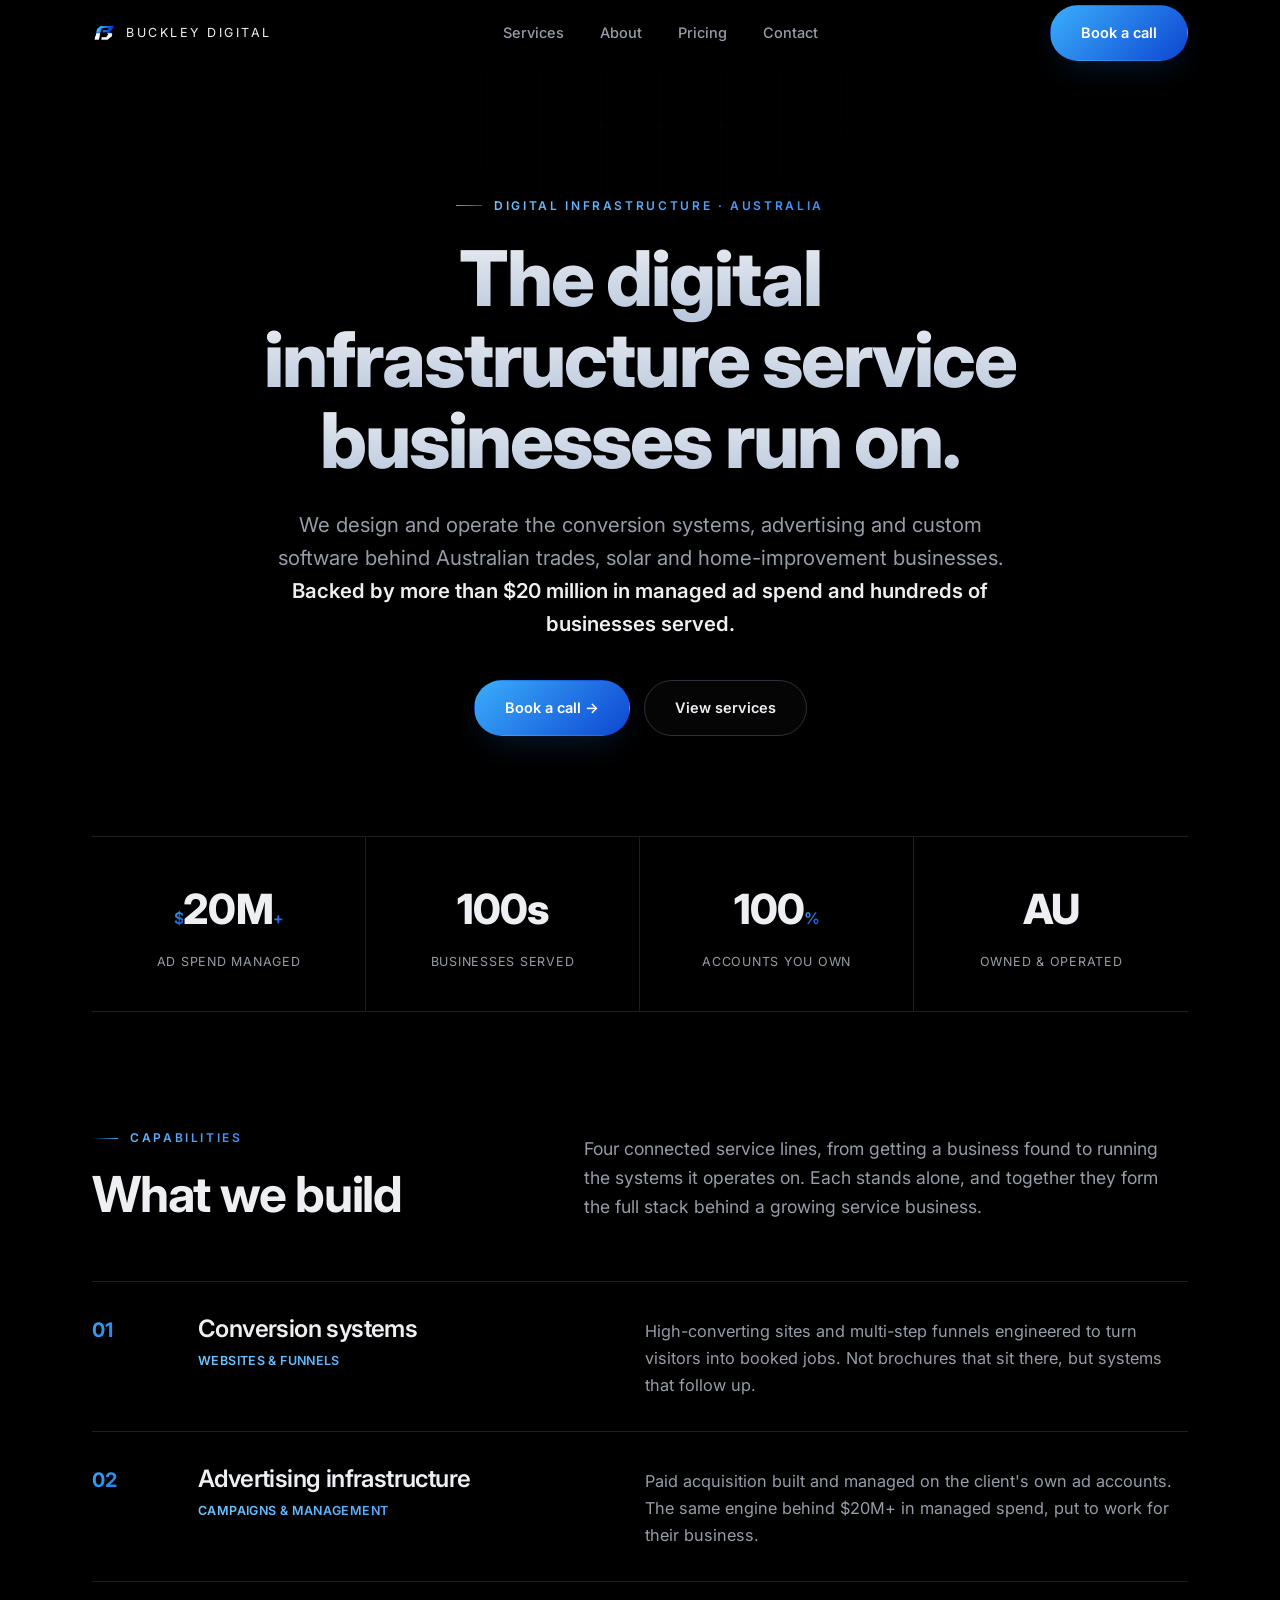
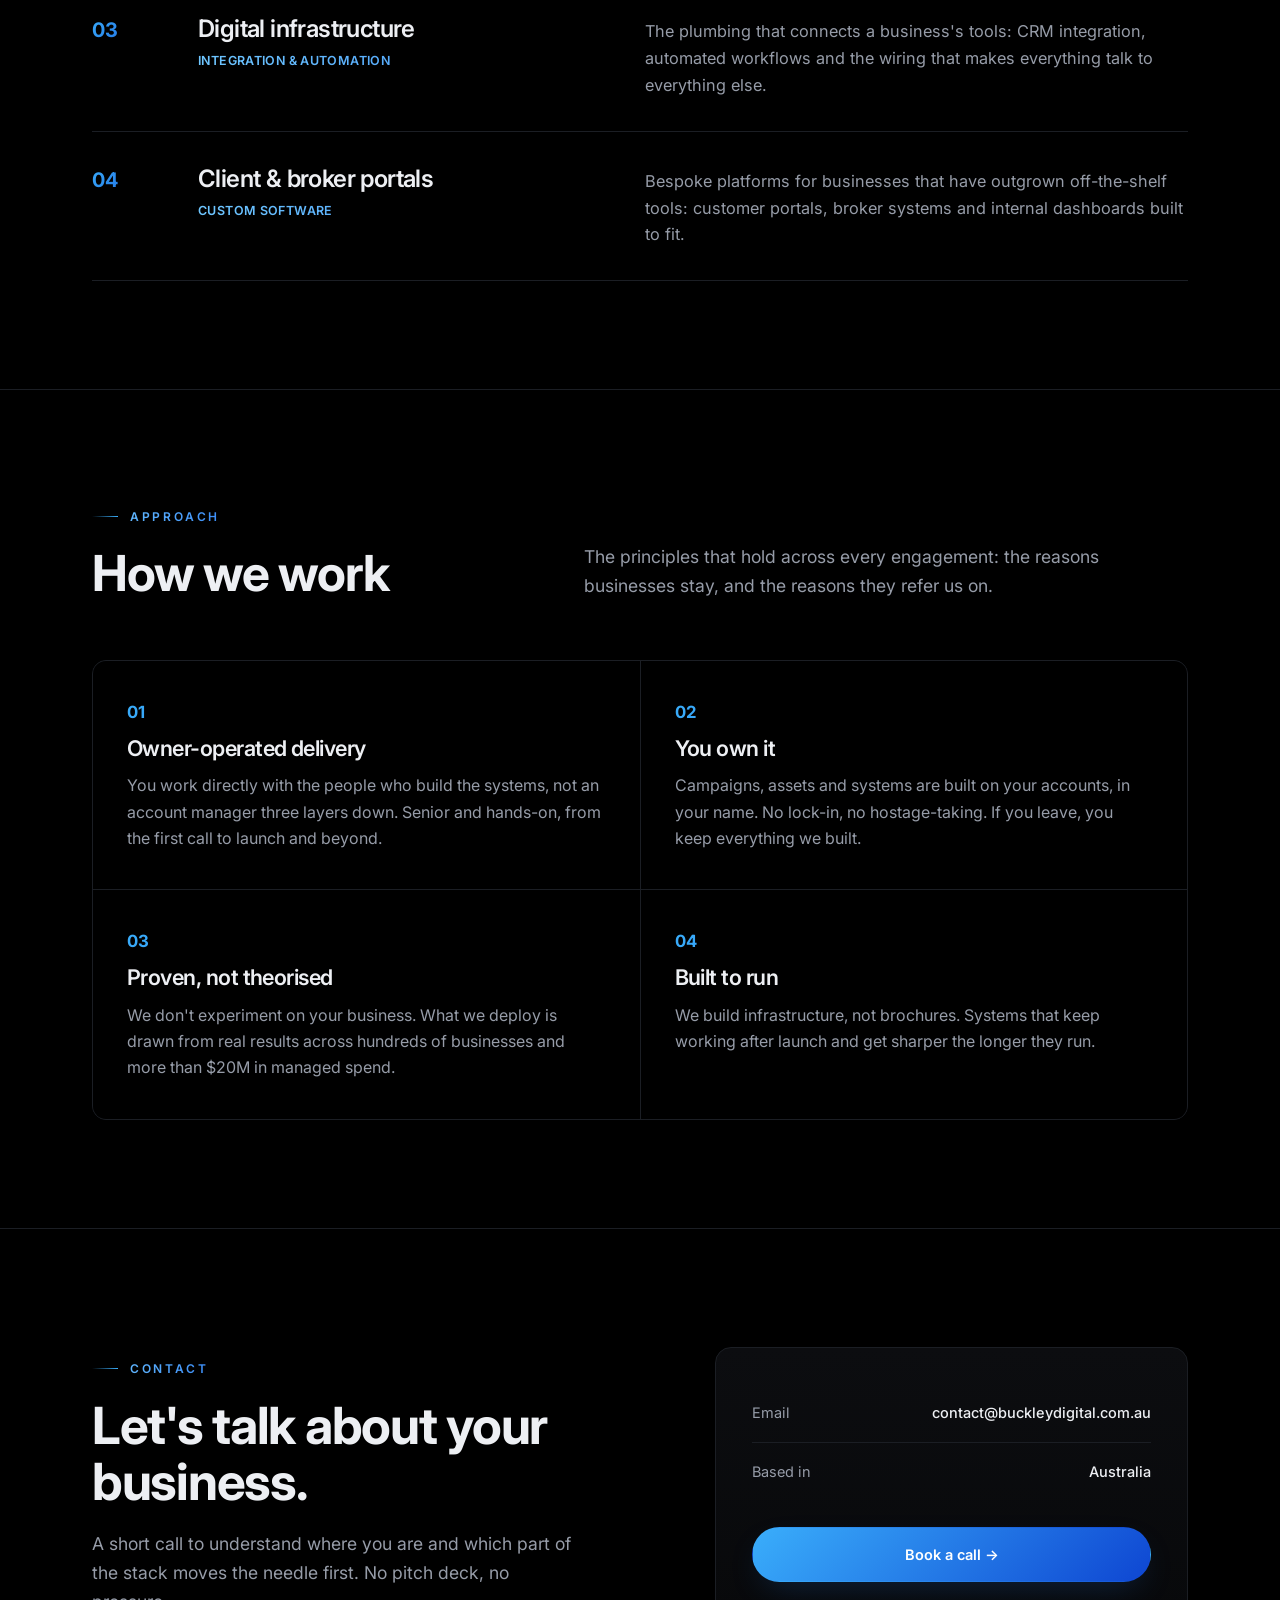
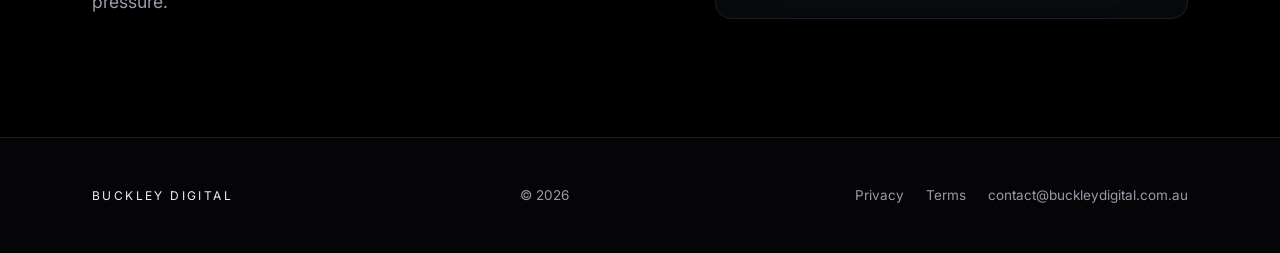
<file: index.html>
<!DOCTYPE html>
<html lang="en-AU">
<head>
<meta charset="UTF-8">
<meta name="viewport" content="width=device-width, initial-scale=1.0">
<title>Buckley Digital · Digital infrastructure for service businesses</title>
<link rel="icon" href="favicon.ico" sizes="32x32">
<link rel="apple-touch-icon" href="buckleydigital-site-icon.png">
<link rel="preconnect" href="https://fonts.googleapis.com">
<link rel="preconnect" href="https://fonts.gstatic.com" crossorigin>
<link href="https://fonts.googleapis.com/css2?family=Inter:wght@400;500;600;700;800&display=swap" rel="stylesheet">
<link rel="stylesheet" href="styles.css">
</head>
<body>

<header>
  <div class="wrap nav">
    <a href="index.html" class="brand">
      <img class="mk" src="buckleydigital-site-icon.png" alt="" width="24" height="24">
      Buckley Digital
    </a>
    <nav class="nav-links">
      <a href="services.html">Services</a>
      <a href="about.html">About</a>
      <a href="pricing.html">Pricing</a>
      <a href="contact.html">Contact</a>
    </nav>
    <div class="nav-right">
      <a class="btn btn-primary" href="book.html">Book a call</a>
      <button class="burger" aria-label="Menu"><span></span><span></span><span></span></button>
    </div>
  </div>
</header>

<div class="mobile-menu">
  <a href="services.html">Services</a>
  <a href="about.html">About</a>
  <a href="pricing.html">Pricing</a>
  <a href="contact.html">Contact</a>
  <a class="btn btn-primary" href="book.html">Book a call</a>
</div>

<!-- HERO -->
<section class="hero">
  <div class="top-gradient"></div>
  <div class="hero-grid"></div>
  <div class="wrap">
    <div class="hero-inner">
      <span class="eyebrow centred reveal">Digital infrastructure · Australia</span>
      <h1 class="reveal"><span class="g">The digital infrastructure service businesses run on.</span></h1>
    </div>
    <p class="reveal">We design and operate the conversion systems, advertising and custom software behind Australian trades, solar and home-improvement businesses. <b>Backed by more than $20&nbsp;million in managed ad spend and hundreds of businesses served.</b></p>
    <div class="hero-cta reveal">
      <a class="btn btn-primary" href="book.html">Book a call →</a>
      <a class="btn btn-ghost" href="services.html">View services</a>
    </div>
  </div>
</section>

<!-- STATS -->
<div class="wrap"><div class="stats reveal">
  <div class="s"><div class="n"><span class="u">$</span>20M<span class="u">+</span></div><div class="l">Ad spend managed</div></div>
  <div class="s"><div class="n">100s</div><div class="l">Businesses served</div></div>
  <div class="s"><div class="n">100<span class="u">%</span></div><div class="l">Accounts you own</div></div>
  <div class="s"><div class="n">AU</div><div class="l">Owned &amp; operated</div></div>
</div></div>

<!-- CAPABILITIES -->
<section class="band" id="capabilities">
  <div class="wrap">
    <div class="band-head reveal">
      <div><span class="eyebrow">Capabilities</span><h2 style="margin-top:20px">What we build</h2></div>
      <p>Four connected service lines, from getting a business found to running the systems it operates on. Each stands alone, and together they form the full stack behind a growing service business.</p>
    </div>

    <div class="cap reveal"><span class="idx">01</span><div><h3>Conversion systems</h3><div class="tag">Websites &amp; funnels</div></div><p>High-converting sites and multi-step funnels engineered to turn visitors into booked jobs. Not brochures that sit there, but systems that follow up.</p></div>
    <div class="cap reveal"><span class="idx">02</span><div><h3>Advertising infrastructure</h3><div class="tag">Campaigns &amp; management</div></div><p>Paid acquisition built and managed on the client's own ad accounts. The same engine behind $20M+ in managed spend, put to work for their business.</p></div>
    <div class="cap reveal"><span class="idx">03</span><div><h3>Digital infrastructure</h3><div class="tag">Integration &amp; automation</div></div><p>The plumbing that connects a business's tools: CRM integration, automated workflows and the wiring that makes everything talk to everything else.</p></div>
    <div class="cap reveal"><span class="idx">04</span><div><h3>Client &amp; broker portals</h3><div class="tag">Custom software</div></div><p>Bespoke platforms for businesses that have outgrown off-the-shelf tools: customer portals, broker systems and internal dashboards built to fit.</p></div>
  </div>
</section>

<!-- APPROACH -->
<section class="band" id="approach">
  <div class="wrap">
    <div class="band-head reveal">
      <div><span class="eyebrow">Approach</span><h2 style="margin-top:20px">How we work</h2></div>
      <p>The principles that hold across every engagement: the reasons businesses stay, and the reasons they refer us on.</p>
    </div>
    <div class="principles reveal">
      <div class="principle"><div class="pn">01</div><h3>Owner-operated delivery</h3><p>You work directly with the people who build the systems, not an account manager three layers down. Senior and hands-on, from the first call to launch and beyond.</p></div>
      <div class="principle"><div class="pn">02</div><h3>You own it</h3><p>Campaigns, assets and systems are built on your accounts, in your name. No lock-in, no hostage-taking. If you leave, you keep everything we built.</p></div>
      <div class="principle"><div class="pn">03</div><h3>Proven, not theorised</h3><p>We don't experiment on your business. What we deploy is drawn from real results across hundreds of businesses and more than $20M in managed spend.</p></div>
      <div class="principle"><div class="pn">04</div><h3>Built to run</h3><p>We build infrastructure, not brochures. Systems that keep working after launch and get sharper the longer they run.</p></div>
    </div>
  </div>
</section>

<!-- CONTACT -->
<section class="contact" id="contact">
  <div class="wrap contact-inner">
    <div class="reveal">
      <span class="eyebrow">Contact</span>
      <h2 style="margin-top:20px">Let's talk about your business.</h2>
      <p>A short call to understand where you are and which part of the stack moves the needle first. No pitch deck, no pressure.</p>
    </div>
    <div class="contact-card reveal">
      <div class="row"><span class="k">Email</span><span class="v">contact@buckleydigital.com.au</span></div>
      <div class="row"><span class="k">Based in</span><span class="v">Australia</span></div>
      <a class="btn btn-primary" href="book.html">Book a call →</a>
    </div>
  </div>
</section>

<footer>
  <div class="wrap foot">
    <div class="brand">Buckley Digital</div>
    <div>© 2026</div>
    <div class="foot-legal">
      <a href="privacy.html">Privacy</a>
      <a href="terms.html">Terms</a>
      <a href="mailto:contact@buckleydigital.com.au">contact@buckleydigital.com.au</a>
    </div>
  </div>
</footer>

<script src="site.js" defer></script>
</body>
</html>
</file>
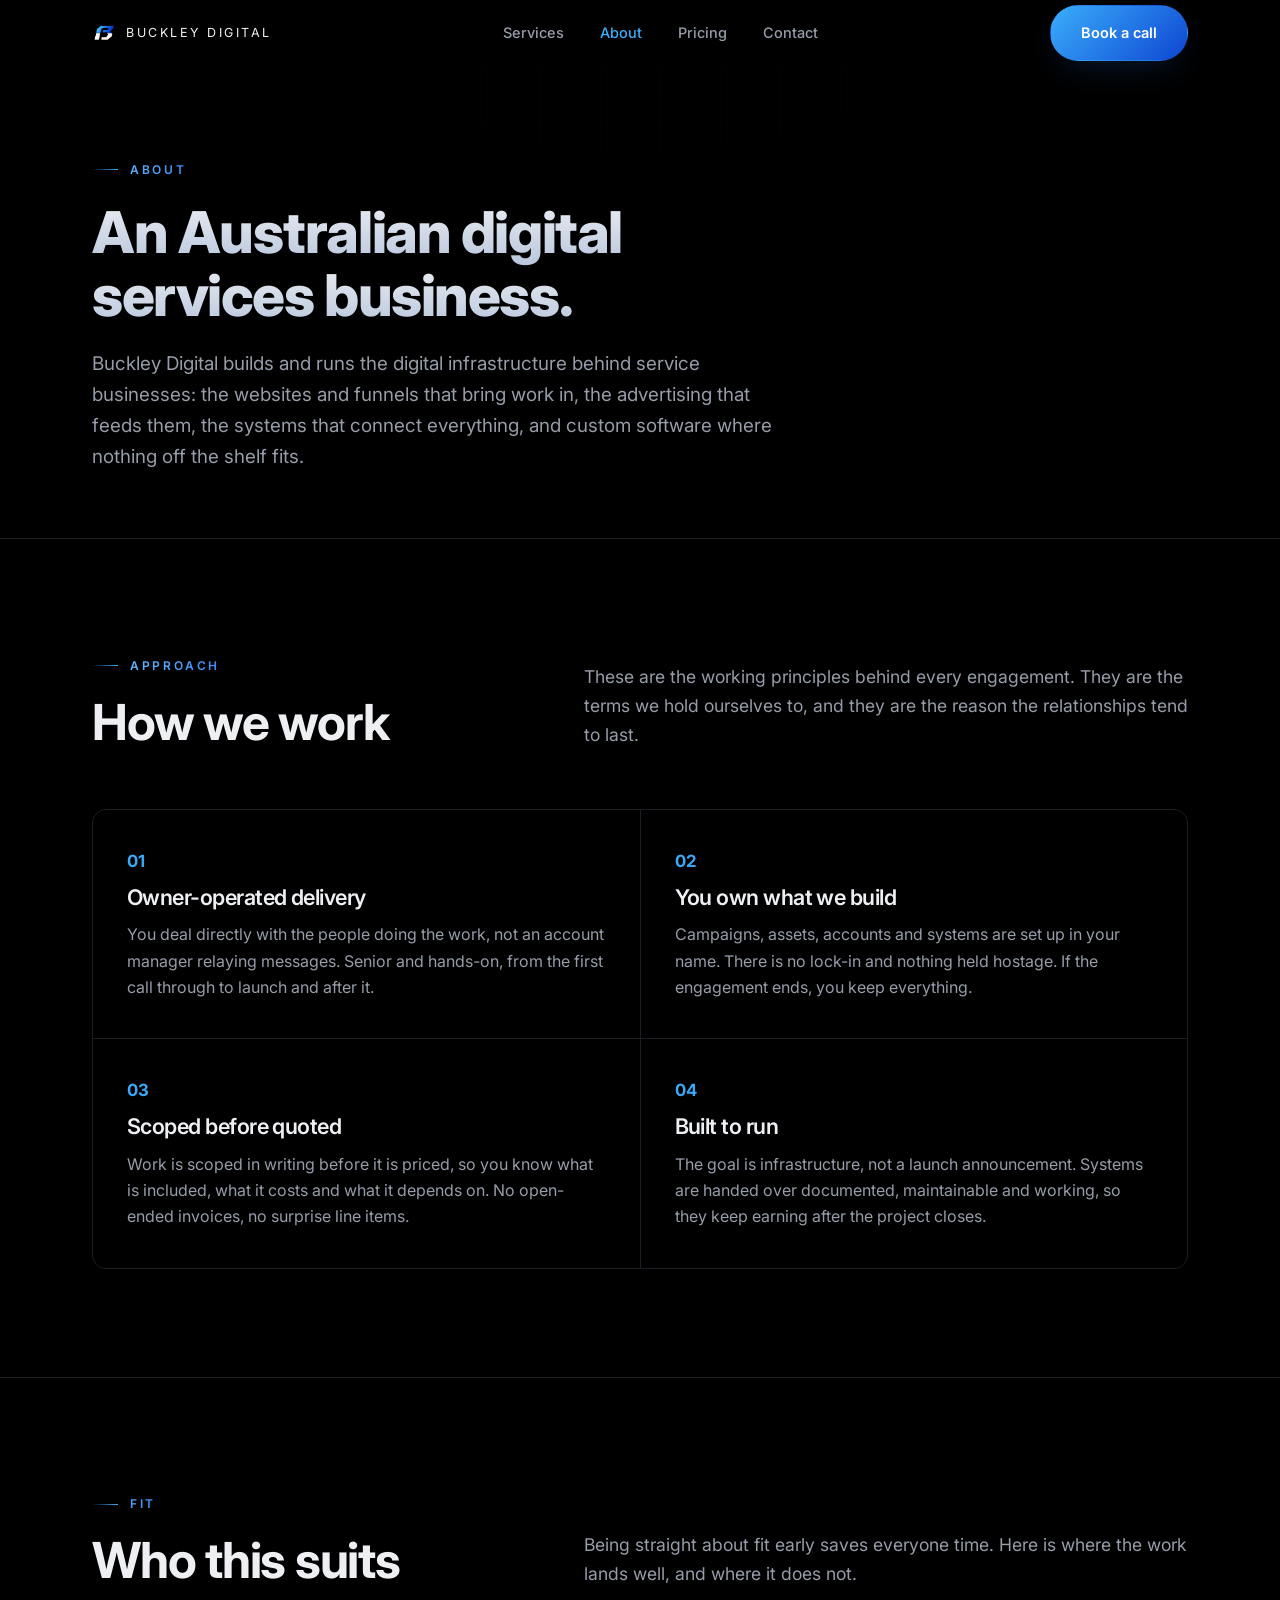
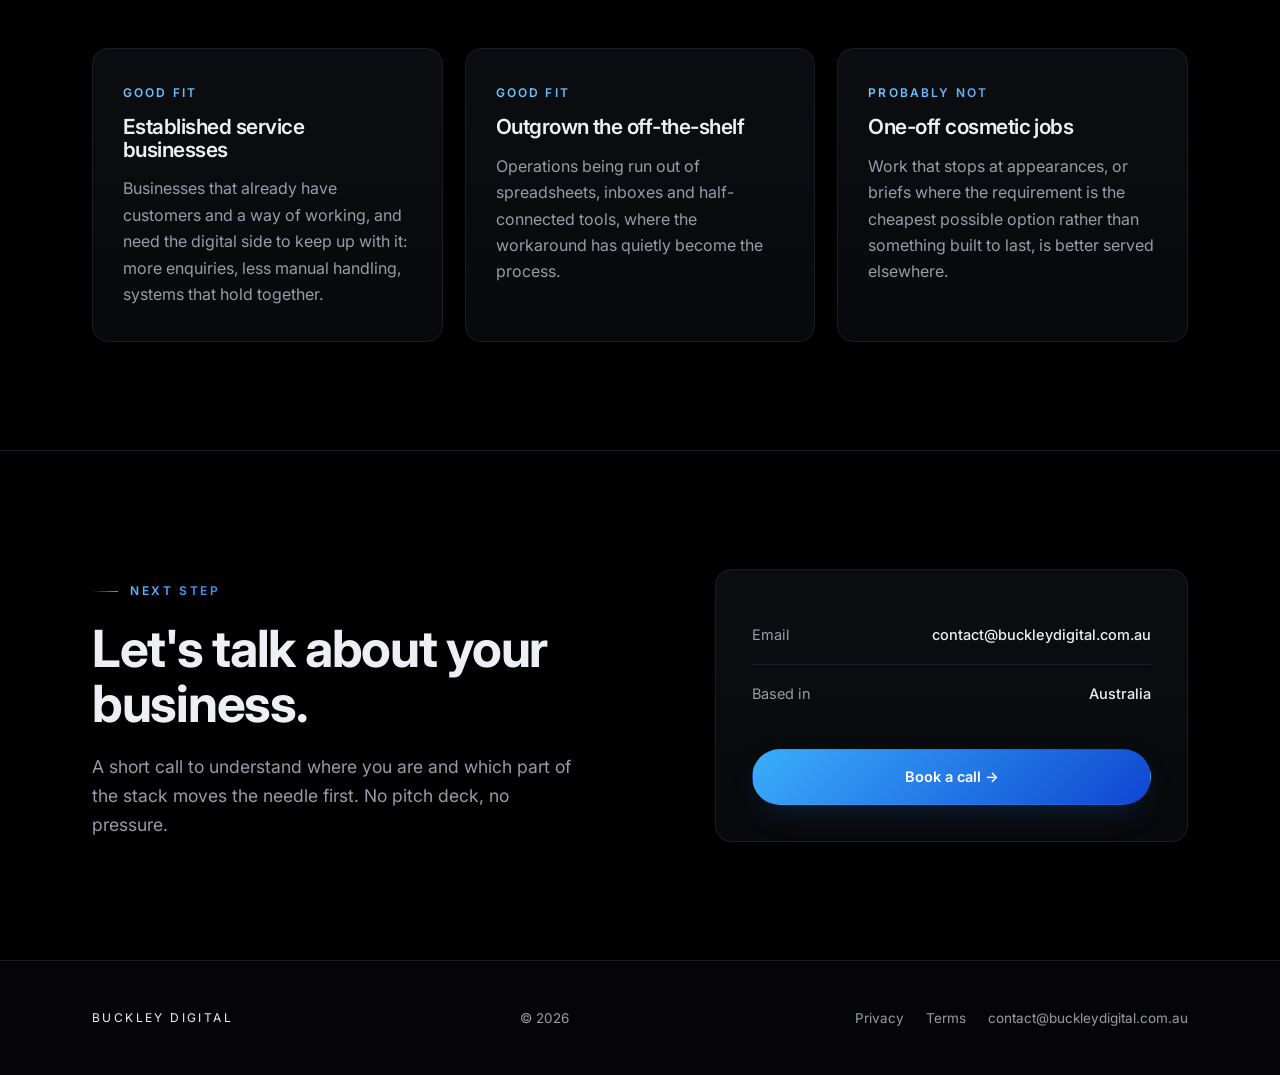
<file: about.html>
<!DOCTYPE html>
<html lang="en-AU">
<head>
<meta charset="UTF-8">
<meta name="viewport" content="width=device-width, initial-scale=1.0">
<title>About · Buckley Digital</title>
<meta name="description" content="Buckley Digital is an Australian digital services business building conversion systems, advertising infrastructure and custom software for service businesses.">
<link rel="icon" href="favicon.ico" sizes="32x32">
<link rel="apple-touch-icon" href="buckleydigital-site-icon.png">
<link rel="preconnect" href="https://fonts.googleapis.com">
<link rel="preconnect" href="https://fonts.gstatic.com" crossorigin>
<link href="https://fonts.googleapis.com/css2?family=Inter:wght@400;500;600;700;800&display=swap" rel="stylesheet">
<link rel="stylesheet" href="styles.css">
</head>
<body>

<header>
  <div class="wrap nav">
    <a href="index.html" class="brand">
      <img class="mk" src="buckleydigital-site-icon.png" alt="" width="24" height="24">
      Buckley Digital
    </a>
    <nav class="nav-links">
      <a href="services.html">Services</a>
      <a href="about.html" class="active">About</a>
      <a href="pricing.html">Pricing</a>
      <a href="contact.html">Contact</a>
    </nav>
    <div class="nav-right">
      <a class="btn btn-primary" href="book.html">Book a call</a>
      <button class="burger" aria-label="Menu"><span></span><span></span><span></span></button>
    </div>
  </div>
</header>

<div class="mobile-menu">
  <a href="services.html">Services</a>
  <a href="about.html" class="active">About</a>
  <a href="pricing.html">Pricing</a>
  <a href="contact.html">Contact</a>
  <a class="btn btn-primary" href="book.html">Book a call</a>
</div>

<section class="page-hero">
  <div class="hero-grid"></div>
  <div class="wrap">
    <span class="eyebrow reveal">About</span>
    <h1 class="reveal"><span class="g">An Australian digital services business.</span></h1>
    <p class="reveal">Buckley Digital builds and runs the digital infrastructure behind service businesses: the websites and funnels that bring work in, the advertising that feeds them, the systems that connect everything, and custom software where nothing off the shelf fits.</p>
  </div>
</section>

<section class="band">
  <div class="wrap">
    <div class="band-head reveal">
      <div><span class="eyebrow">Approach</span><h2 style="margin-top:20px">How we work</h2></div>
      <p>These are the working principles behind every engagement. They are the terms we hold ourselves to, and they are the reason the relationships tend to last.</p>
    </div>
    <div class="principles reveal">
      <div class="principle"><div class="pn">01</div><h3>Owner-operated delivery</h3><p>You deal directly with the people doing the work, not an account manager relaying messages. Senior and hands-on, from the first call through to launch and after it.</p></div>
      <div class="principle"><div class="pn">02</div><h3>You own what we build</h3><p>Campaigns, assets, accounts and systems are set up in your name. There is no lock-in and nothing held hostage. If the engagement ends, you keep everything.</p></div>
      <div class="principle"><div class="pn">03</div><h3>Scoped before quoted</h3><p>Work is scoped in writing before it is priced, so you know what is included, what it costs and what it depends on. No open-ended invoices, no surprise line items.</p></div>
      <div class="principle"><div class="pn">04</div><h3>Built to run</h3><p>The goal is infrastructure, not a launch announcement. Systems are handed over documented, maintainable and working, so they keep earning after the project closes.</p></div>
    </div>
  </div>
</section>

<section class="band">
  <div class="wrap">
    <div class="band-head reveal">
      <div><span class="eyebrow">Fit</span><h2 style="margin-top:20px">Who this suits</h2></div>
      <p>Being straight about fit early saves everyone time. Here is where the work lands well, and where it does not.</p>
    </div>
    <div class="cards reveal">
      <div class="card">
        <div class="kicker">Good fit</div>
        <h3>Established service businesses</h3>
        <p>Businesses that already have customers and a way of working, and need the digital side to keep up with it: more enquiries, less manual handling, systems that hold together.</p>
      </div>
      <div class="card">
        <div class="kicker">Good fit</div>
        <h3>Outgrown the off-the-shelf</h3>
        <p>Operations being run out of spreadsheets, inboxes and half-connected tools, where the workaround has quietly become the process.</p>
      </div>
      <div class="card">
        <div class="kicker">Probably not</div>
        <h3>One-off cosmetic jobs</h3>
        <p>Work that stops at appearances, or briefs where the requirement is the cheapest possible option rather than something built to last, is better served elsewhere.</p>
      </div>
    </div>
  </div>
</section>

<section class="contact">
  <div class="wrap contact-inner">
    <div class="reveal">
      <span class="eyebrow">Next step</span>
      <h2 style="margin-top:20px">Let's talk about your business.</h2>
      <p>A short call to understand where you are and which part of the stack moves the needle first. No pitch deck, no pressure.</p>
    </div>
    <div class="contact-card reveal">
      <div class="row"><span class="k">Email</span><span class="v">contact@buckleydigital.com.au</span></div>
      <div class="row"><span class="k">Based in</span><span class="v">Australia</span></div>
      <a class="btn btn-primary" href="book.html">Book a call →</a>
    </div>
  </div>
</section>

<footer>
  <div class="wrap foot">
    <div class="brand">Buckley Digital</div>
    <div>© 2026</div>
    <div class="foot-legal">
      <a href="privacy.html">Privacy</a>
      <a href="terms.html">Terms</a>
      <a href="mailto:contact@buckleydigital.com.au">contact@buckleydigital.com.au</a>
    </div>
  </div>
</footer>

<script src="site.js" defer></script>
</body>
</html>
</file>
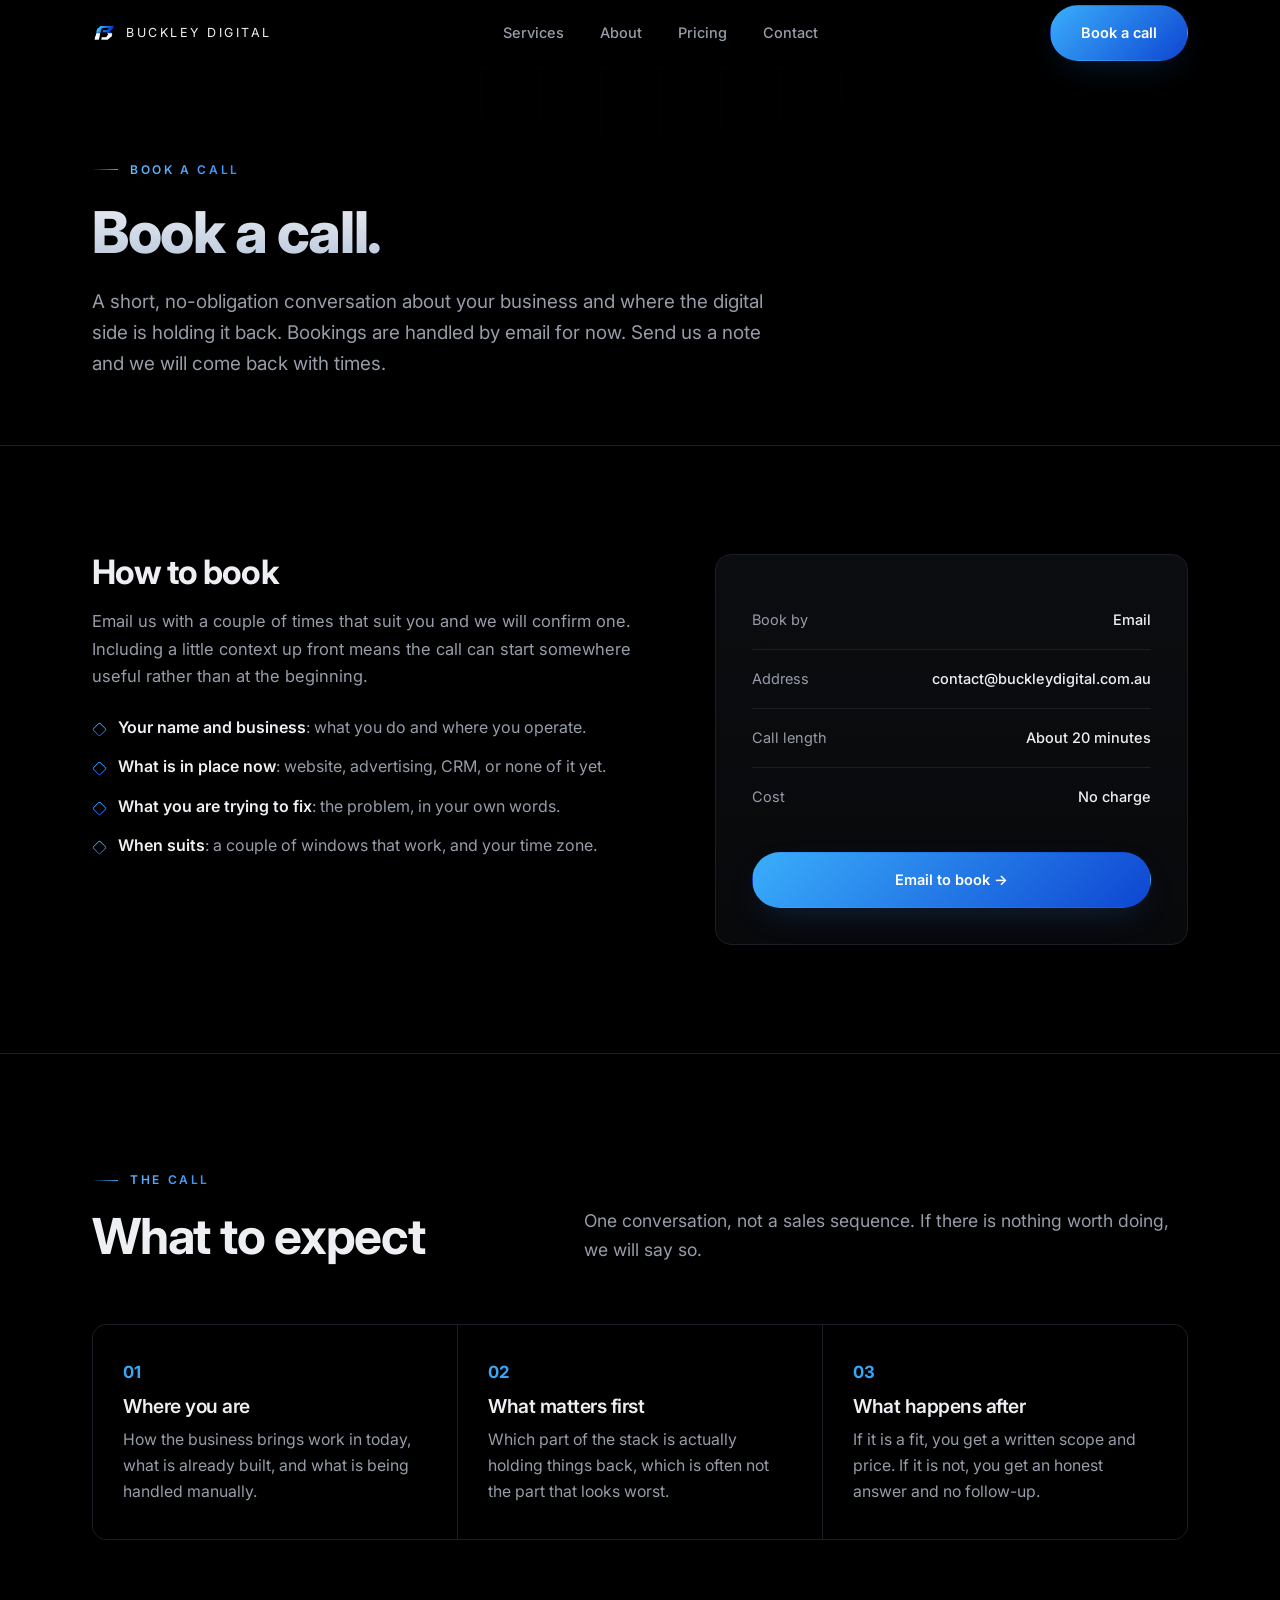
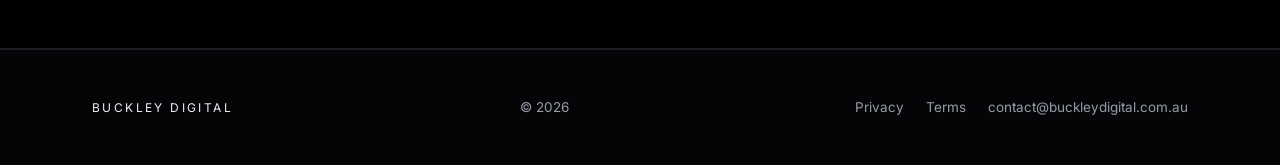
<file: book.html>
<!DOCTYPE html>
<html lang="en-AU">
<head>
<meta charset="UTF-8">
<meta name="viewport" content="width=device-width, initial-scale=1.0">
<title>Book a call · Buckley Digital</title>
<meta name="description" content="Book a short, no-obligation call with Buckley Digital about your business.">
<link rel="icon" href="favicon.ico" sizes="32x32">
<link rel="apple-touch-icon" href="buckleydigital-site-icon.png">
<link rel="preconnect" href="https://fonts.googleapis.com">
<link rel="preconnect" href="https://fonts.gstatic.com" crossorigin>
<link href="https://fonts.googleapis.com/css2?family=Inter:wght@400;500;600;700;800&display=swap" rel="stylesheet">
<link rel="stylesheet" href="styles.css">
</head>
<body>

<header>
  <div class="wrap nav">
    <a href="index.html" class="brand">
      <img class="mk" src="buckleydigital-site-icon.png" alt="" width="24" height="24">
      Buckley Digital
    </a>
    <nav class="nav-links">
      <a href="services.html">Services</a>
      <a href="about.html">About</a>
      <a href="pricing.html">Pricing</a>
      <a href="contact.html">Contact</a>
    </nav>
    <div class="nav-right">
      <a class="btn btn-primary" href="book.html">Book a call</a>
      <button class="burger" aria-label="Menu"><span></span><span></span><span></span></button>
    </div>
  </div>
</header>

<div class="mobile-menu">
  <a href="services.html">Services</a>
  <a href="about.html">About</a>
  <a href="pricing.html">Pricing</a>
  <a href="contact.html">Contact</a>
  <a class="btn btn-primary" href="book.html">Book a call</a>
</div>

<section class="page-hero">
  <div class="hero-grid"></div>
  <div class="wrap">
    <span class="eyebrow reveal">Book a call</span>
    <h1 class="reveal"><span class="g">Book a call.</span></h1>
    <p class="reveal">A short, no-obligation conversation about your business and where the digital side is holding it back. Bookings are handled by email for now. Send us a note and we will come back with times.</p>
  </div>
</section>

<section class="band">
  <div class="wrap contact-inner" style="align-items:start">
    <div class="reveal">
      <h2 style="font-size:clamp(1.6rem,2.8vw,2.1rem);font-weight:700">How to book</h2>
      <p style="color:var(--ink-dim);margin:18px 0 24px">Email us with a couple of times that suit you and we will confirm one. Including a little context up front means the call can start somewhere useful rather than at the beginning.</p>
      <ul class="list">
        <li><b>Your name and business</b>: what you do and where you operate.</li>
        <li><b>What is in place now</b>: website, advertising, CRM, or none of it yet.</li>
        <li><b>What you are trying to fix</b>: the problem, in your own words.</li>
        <li><b>When suits</b>: a couple of windows that work, and your time zone.</li>
      </ul>
    </div>
    <div class="contact-card reveal">
      <div class="row"><span class="k">Book by</span><span class="v">Email</span></div>
      <div class="row"><span class="k">Address</span><span class="v"><a href="mailto:contact@buckleydigital.com.au">contact@buckleydigital.com.au</a></span></div>
      <div class="row"><span class="k">Call length</span><span class="v">About 20 minutes</span></div>
      <div class="row"><span class="k">Cost</span><span class="v">No charge</span></div>
      <a class="btn btn-primary" href="mailto:contact@buckleydigital.com.au?subject=Booking%20a%20call">Email to book →</a>
    </div>
  </div>
</section>

<section class="band">
  <div class="wrap">
    <div class="band-head reveal">
      <div><span class="eyebrow">The call</span><h2 style="margin-top:20px">What to expect</h2></div>
      <p>One conversation, not a sales sequence. If there is nothing worth doing, we will say so.</p>
    </div>
    <div class="steps reveal">
      <div class="step"><div class="pn">01</div><h3>Where you are</h3><p>How the business brings work in today, what is already built, and what is being handled manually.</p></div>
      <div class="step"><div class="pn">02</div><h3>What matters first</h3><p>Which part of the stack is actually holding things back, which is often not the part that looks worst.</p></div>
      <div class="step"><div class="pn">03</div><h3>What happens after</h3><p>If it is a fit, you get a written scope and price. If it is not, you get an honest answer and no follow-up.</p></div>
    </div>
  </div>
</section>


<footer>
  <div class="wrap foot">
    <div class="brand">Buckley Digital</div>
    <div>© 2026</div>
    <div class="foot-legal">
      <a href="privacy.html">Privacy</a>
      <a href="terms.html">Terms</a>
      <a href="mailto:contact@buckleydigital.com.au">contact@buckleydigital.com.au</a>
    </div>
  </div>
</footer>

<script src="site.js" defer></script>
</body>
</html>
</file>
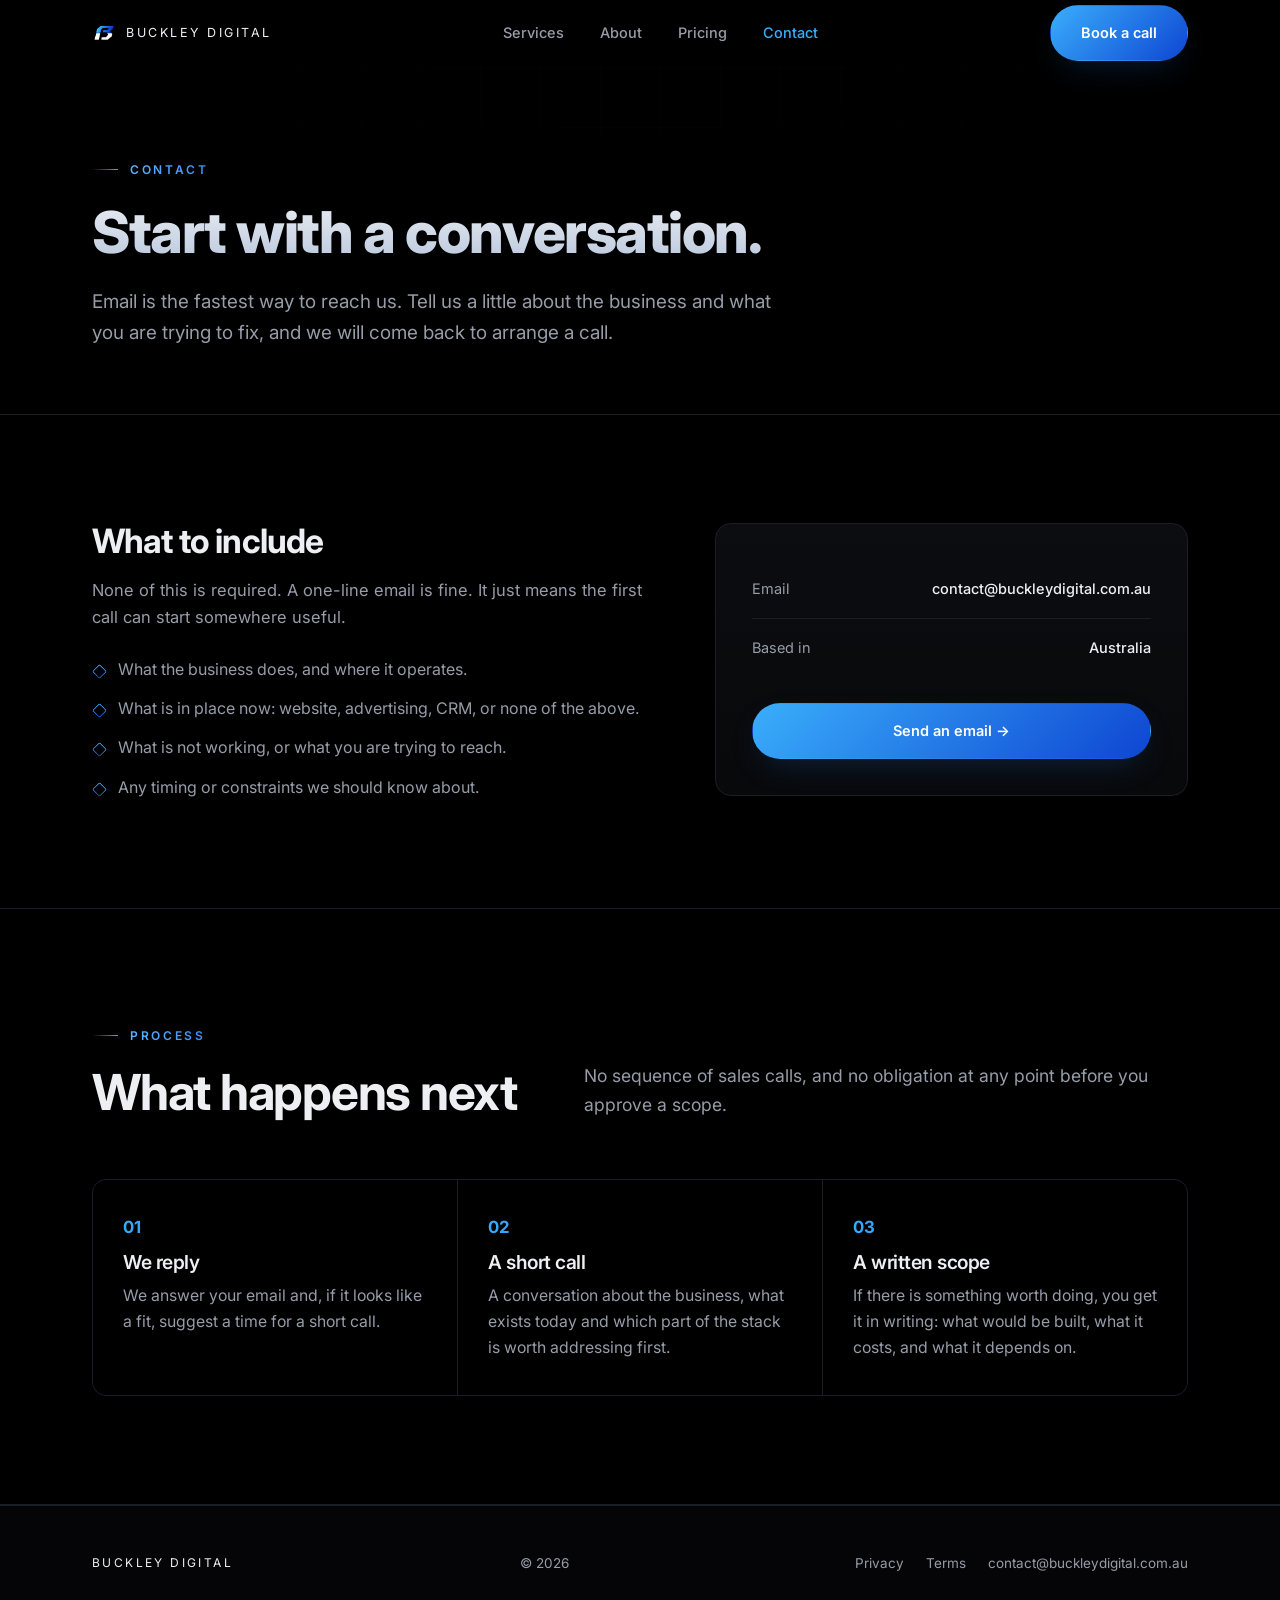
<file: contact.html>
<!DOCTYPE html>
<html lang="en-AU">
<head>
<meta charset="UTF-8">
<meta name="viewport" content="width=device-width, initial-scale=1.0">
<title>Contact · Buckley Digital</title>
<meta name="description" content="Get in touch with Buckley Digital by email to arrange a short call about your business.">
<link rel="icon" href="favicon.ico" sizes="32x32">
<link rel="apple-touch-icon" href="buckleydigital-site-icon.png">
<link rel="preconnect" href="https://fonts.googleapis.com">
<link rel="preconnect" href="https://fonts.gstatic.com" crossorigin>
<link href="https://fonts.googleapis.com/css2?family=Inter:wght@400;500;600;700;800&display=swap" rel="stylesheet">
<link rel="stylesheet" href="styles.css">
</head>
<body>

<header>
  <div class="wrap nav">
    <a href="index.html" class="brand">
      <img class="mk" src="buckleydigital-site-icon.png" alt="" width="24" height="24">
      Buckley Digital
    </a>
    <nav class="nav-links">
      <a href="services.html">Services</a>
      <a href="about.html">About</a>
      <a href="pricing.html">Pricing</a>
      <a href="contact.html" class="active">Contact</a>
    </nav>
    <div class="nav-right">
      <a class="btn btn-primary" href="book.html">Book a call</a>
      <button class="burger" aria-label="Menu"><span></span><span></span><span></span></button>
    </div>
  </div>
</header>

<div class="mobile-menu">
  <a href="services.html">Services</a>
  <a href="about.html">About</a>
  <a href="pricing.html">Pricing</a>
  <a href="contact.html" class="active">Contact</a>
  <a class="btn btn-primary" href="book.html">Book a call</a>
</div>

<section class="page-hero">
  <div class="hero-grid"></div>
  <div class="wrap">
    <span class="eyebrow reveal">Contact</span>
    <h1 class="reveal"><span class="g">Start with a conversation.</span></h1>
    <p class="reveal">Email is the fastest way to reach us. Tell us a little about the business and what you are trying to fix, and we will come back to arrange a call.</p>
  </div>
</section>

<section class="band">
  <div class="wrap contact-inner" style="align-items:start">
    <div class="reveal">
      <h2 style="font-size:clamp(1.6rem,2.8vw,2.1rem);font-weight:700">What to include</h2>
      <p style="color:var(--ink-dim);margin:18px 0 24px">None of this is required. A one-line email is fine. It just means the first call can start somewhere useful.</p>
      <ul class="list">
        <li>What the business does, and where it operates.</li>
        <li>What is in place now: website, advertising, CRM, or none of the above.</li>
        <li>What is not working, or what you are trying to reach.</li>
        <li>Any timing or constraints we should know about.</li>
      </ul>
    </div>
    <div class="contact-card reveal">
      <div class="row"><span class="k">Email</span><span class="v"><a href="mailto:contact@buckleydigital.com.au">contact@buckleydigital.com.au</a></span></div>
      <div class="row"><span class="k">Based in</span><span class="v">Australia</span></div>
      <a class="btn btn-primary" href="mailto:contact@buckleydigital.com.au">Send an email →</a>
    </div>
  </div>
</section>

<section class="band">
  <div class="wrap">
    <div class="band-head reveal">
      <div><span class="eyebrow">Process</span><h2 style="margin-top:20px">What happens next</h2></div>
      <p>No sequence of sales calls, and no obligation at any point before you approve a scope.</p>
    </div>
    <div class="steps reveal">
      <div class="step"><div class="pn">01</div><h3>We reply</h3><p>We answer your email and, if it looks like a fit, suggest a time for a short call.</p></div>
      <div class="step"><div class="pn">02</div><h3>A short call</h3><p>A conversation about the business, what exists today and which part of the stack is worth addressing first.</p></div>
      <div class="step"><div class="pn">03</div><h3>A written scope</h3><p>If there is something worth doing, you get it in writing: what would be built, what it costs, and what it depends on.</p></div>
    </div>
  </div>
</section>


<footer>
  <div class="wrap foot">
    <div class="brand">Buckley Digital</div>
    <div>© 2026</div>
    <div class="foot-legal">
      <a href="privacy.html">Privacy</a>
      <a href="terms.html">Terms</a>
      <a href="mailto:contact@buckleydigital.com.au">contact@buckleydigital.com.au</a>
    </div>
  </div>
</footer>

<script src="site.js" defer></script>
</body>
</html>
</file>
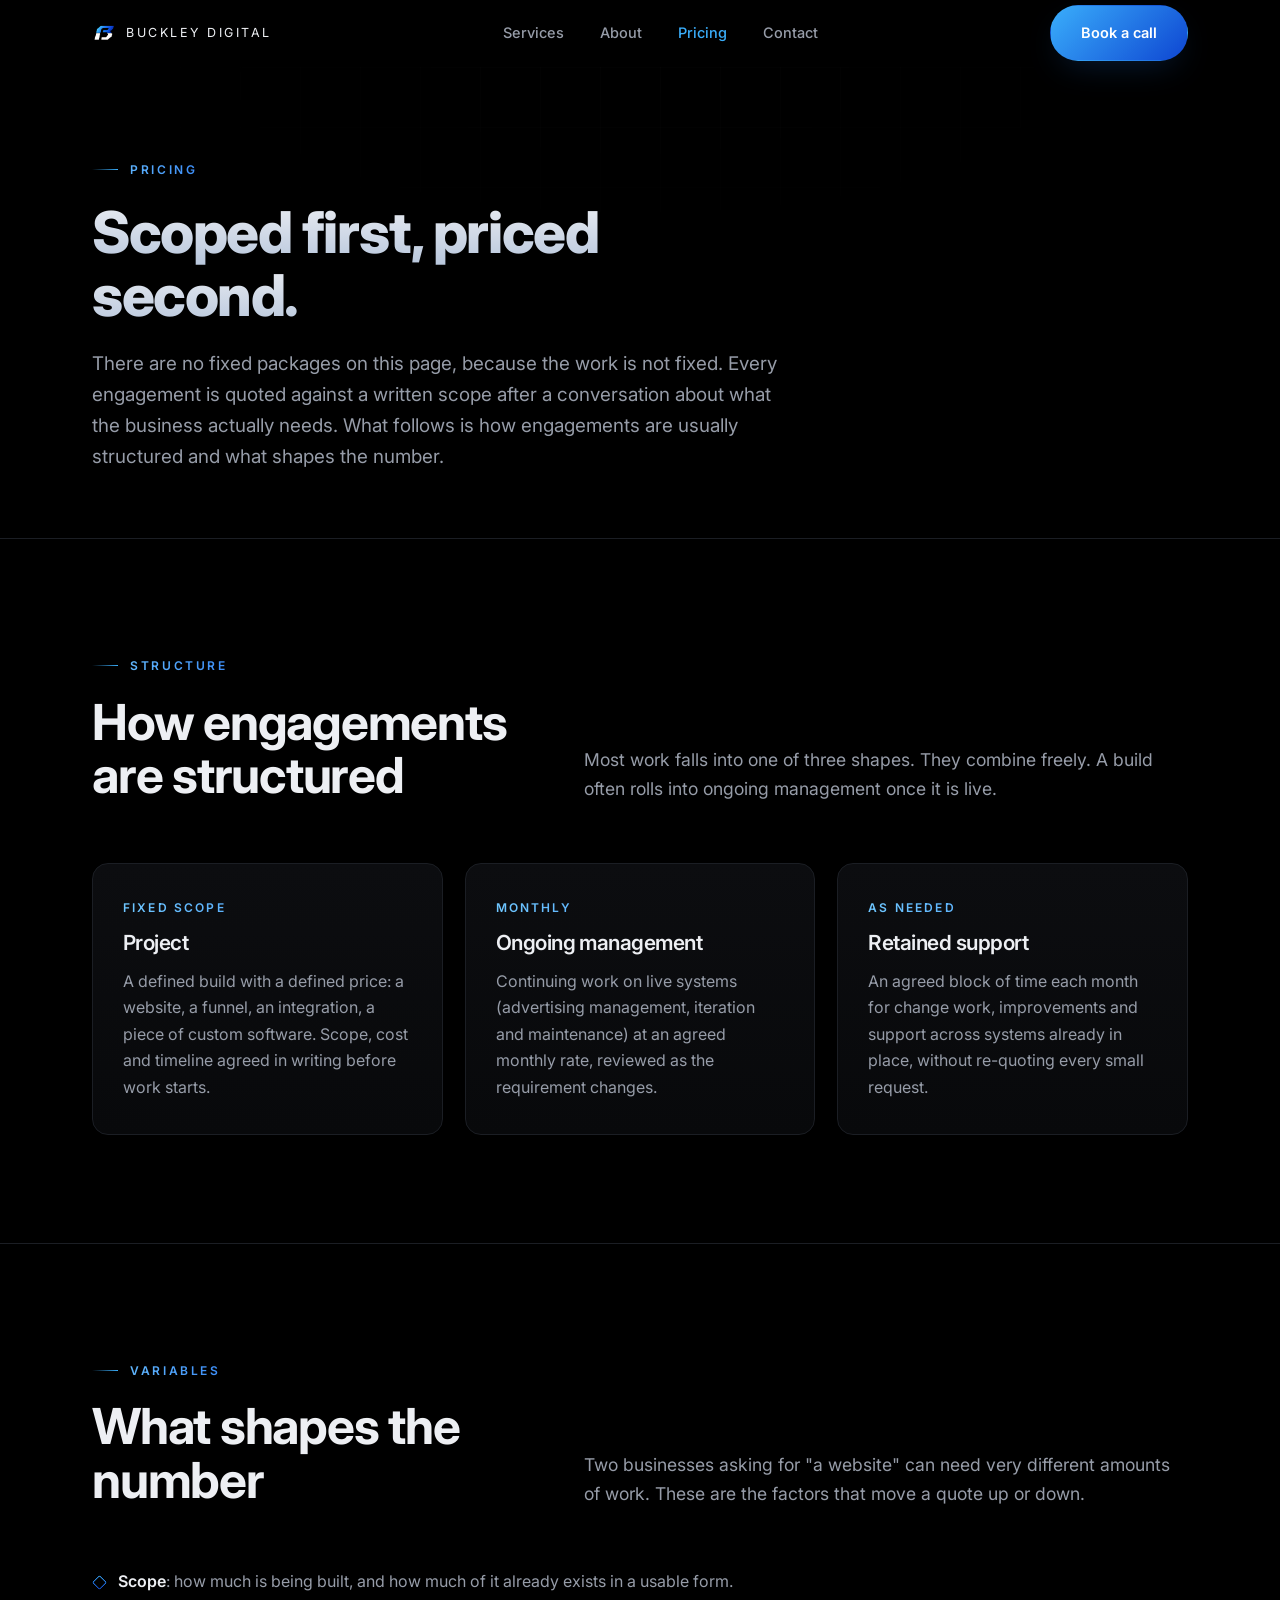
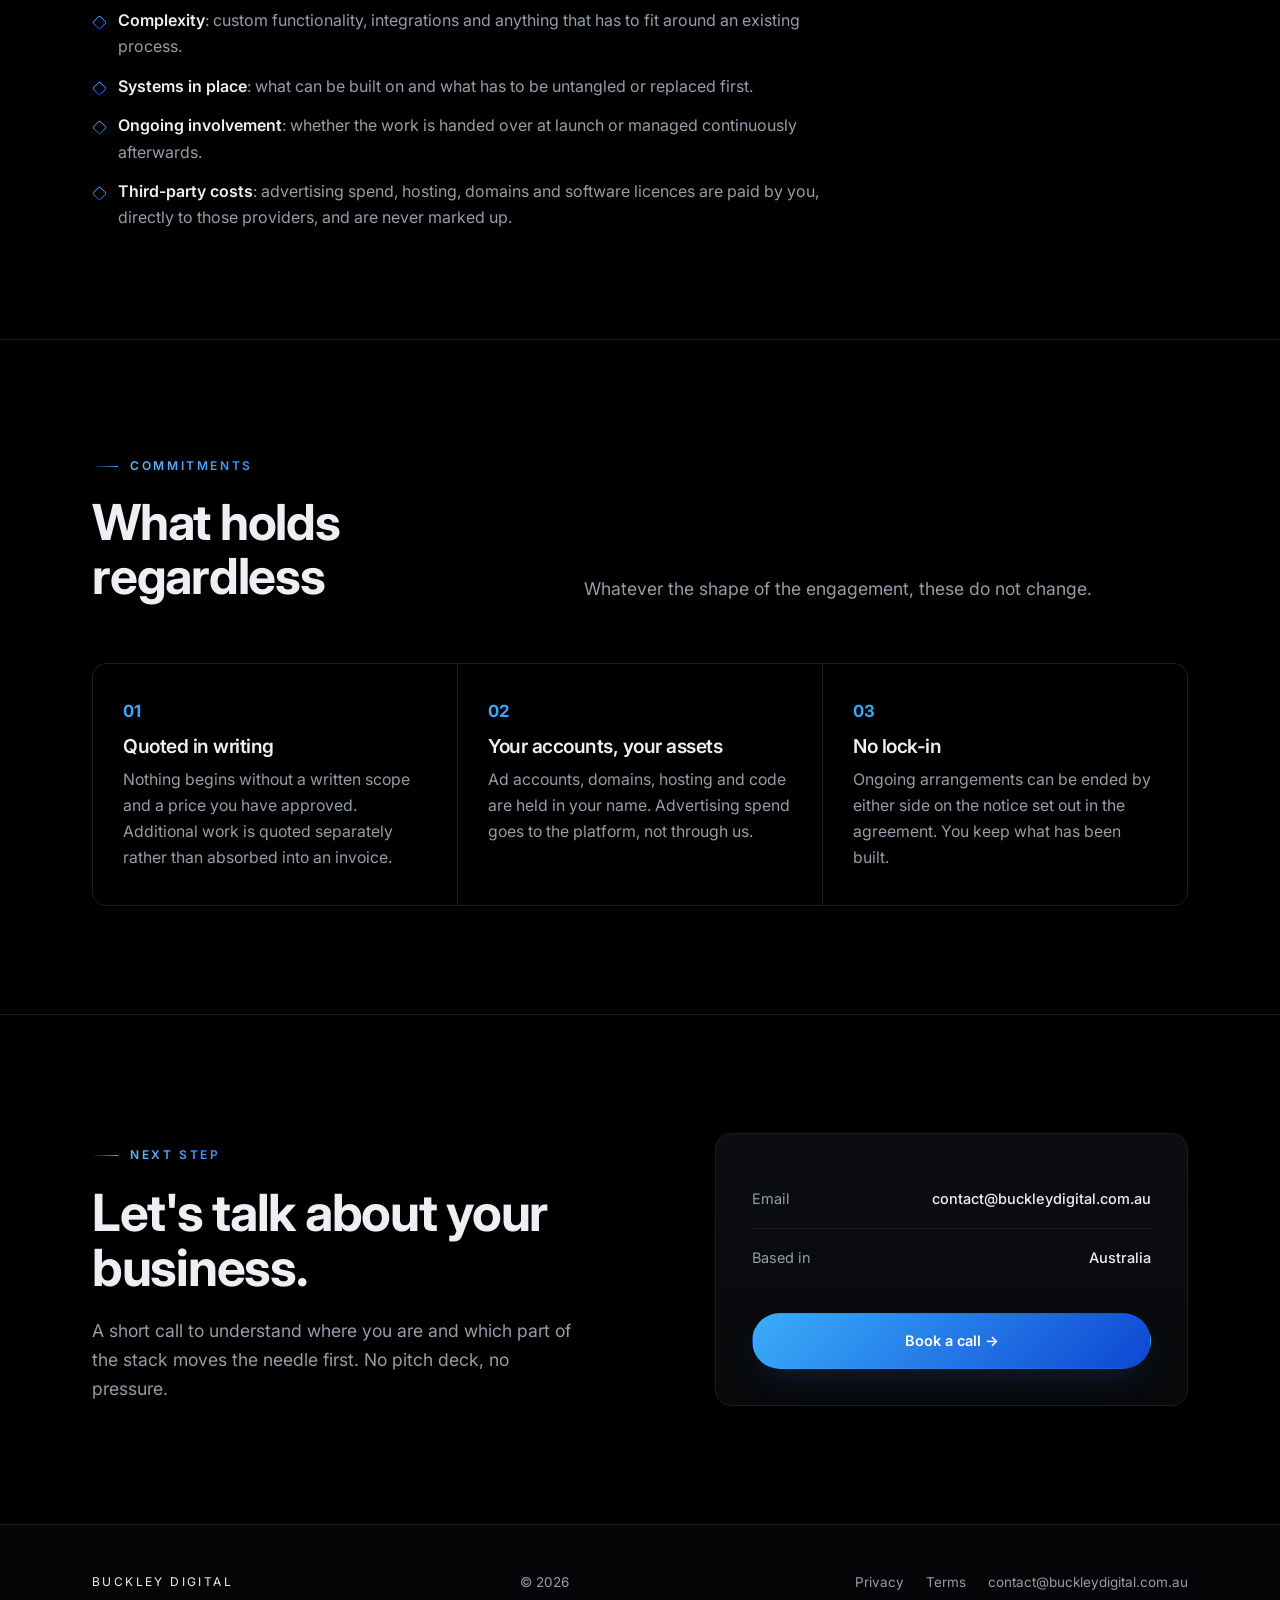
<file: pricing.html>
<!DOCTYPE html>
<html lang="en-AU">
<head>
<meta charset="UTF-8">
<meta name="viewport" content="width=device-width, initial-scale=1.0">
<title>Pricing · Buckley Digital</title>
<meta name="description" content="How Buckley Digital structures and quotes engagements: project, ongoing management and retained support, scoped in writing before pricing.">
<link rel="icon" href="favicon.ico" sizes="32x32">
<link rel="apple-touch-icon" href="buckleydigital-site-icon.png">
<link rel="preconnect" href="https://fonts.googleapis.com">
<link rel="preconnect" href="https://fonts.gstatic.com" crossorigin>
<link href="https://fonts.googleapis.com/css2?family=Inter:wght@400;500;600;700;800&display=swap" rel="stylesheet">
<link rel="stylesheet" href="styles.css">
</head>
<body>

<header>
  <div class="wrap nav">
    <a href="index.html" class="brand">
      <img class="mk" src="buckleydigital-site-icon.png" alt="" width="24" height="24">
      Buckley Digital
    </a>
    <nav class="nav-links">
      <a href="services.html">Services</a>
      <a href="about.html">About</a>
      <a href="pricing.html" class="active">Pricing</a>
      <a href="contact.html">Contact</a>
    </nav>
    <div class="nav-right">
      <a class="btn btn-primary" href="book.html">Book a call</a>
      <button class="burger" aria-label="Menu"><span></span><span></span><span></span></button>
    </div>
  </div>
</header>

<div class="mobile-menu">
  <a href="services.html">Services</a>
  <a href="about.html">About</a>
  <a href="pricing.html" class="active">Pricing</a>
  <a href="contact.html">Contact</a>
  <a class="btn btn-primary" href="book.html">Book a call</a>
</div>

<section class="page-hero">
  <div class="hero-grid"></div>
  <div class="wrap">
    <span class="eyebrow reveal">Pricing</span>
    <h1 class="reveal"><span class="g">Scoped first, priced second.</span></h1>
    <p class="reveal">There are no fixed packages on this page, because the work is not fixed. Every engagement is quoted against a written scope after a conversation about what the business actually needs. What follows is how engagements are usually structured and what shapes the number.</p>
  </div>
</section>

<section class="band">
  <div class="wrap">
    <div class="band-head reveal">
      <div><span class="eyebrow">Structure</span><h2 style="margin-top:20px">How engagements are structured</h2></div>
      <p>Most work falls into one of three shapes. They combine freely. A build often rolls into ongoing management once it is live.</p>
    </div>
    <div class="cards reveal">
      <div class="card">
        <div class="kicker">Fixed scope</div>
        <h3>Project</h3>
        <p>A defined build with a defined price: a website, a funnel, an integration, a piece of custom software. Scope, cost and timeline agreed in writing before work starts.</p>
      </div>
      <div class="card">
        <div class="kicker">Monthly</div>
        <h3>Ongoing management</h3>
        <p>Continuing work on live systems (advertising management, iteration and maintenance) at an agreed monthly rate, reviewed as the requirement changes.</p>
      </div>
      <div class="card">
        <div class="kicker">As needed</div>
        <h3>Retained support</h3>
        <p>An agreed block of time each month for change work, improvements and support across systems already in place, without re-quoting every small request.</p>
      </div>
    </div>
  </div>
</section>

<section class="band">
  <div class="wrap">
    <div class="band-head reveal">
      <div><span class="eyebrow">Variables</span><h2 style="margin-top:20px">What shapes the number</h2></div>
      <p>Two businesses asking for "a website" can need very different amounts of work. These are the factors that move a quote up or down.</p>
    </div>
    <ul class="list reveal" style="max-width:74ch">
      <li><b>Scope</b>: how much is being built, and how much of it already exists in a usable form.</li>
      <li><b>Complexity</b>: custom functionality, integrations and anything that has to fit around an existing process.</li>
      <li><b>Systems in place</b>: what can be built on and what has to be untangled or replaced first.</li>
      <li><b>Ongoing involvement</b>: whether the work is handed over at launch or managed continuously afterwards.</li>
      <li><b>Third-party costs</b>: advertising spend, hosting, domains and software licences are paid by you, directly to those providers, and are never marked up.</li>
    </ul>
  </div>
</section>

<section class="band">
  <div class="wrap">
    <div class="band-head reveal">
      <div><span class="eyebrow">Commitments</span><h2 style="margin-top:20px">What holds regardless</h2></div>
      <p>Whatever the shape of the engagement, these do not change.</p>
    </div>
    <div class="steps reveal">
      <div class="step"><div class="pn">01</div><h3>Quoted in writing</h3><p>Nothing begins without a written scope and a price you have approved. Additional work is quoted separately rather than absorbed into an invoice.</p></div>
      <div class="step"><div class="pn">02</div><h3>Your accounts, your assets</h3><p>Ad accounts, domains, hosting and code are held in your name. Advertising spend goes to the platform, not through us.</p></div>
      <div class="step"><div class="pn">03</div><h3>No lock-in</h3><p>Ongoing arrangements can be ended by either side on the notice set out in the agreement. You keep what has been built.</p></div>
    </div>
  </div>
</section>

<section class="contact">
  <div class="wrap contact-inner">
    <div class="reveal">
      <span class="eyebrow">Next step</span>
      <h2 style="margin-top:20px">Let's talk about your business.</h2>
      <p>A short call to understand where you are and which part of the stack moves the needle first. No pitch deck, no pressure.</p>
    </div>
    <div class="contact-card reveal">
      <div class="row"><span class="k">Email</span><span class="v">contact@buckleydigital.com.au</span></div>
      <div class="row"><span class="k">Based in</span><span class="v">Australia</span></div>
      <a class="btn btn-primary" href="book.html">Book a call →</a>
    </div>
  </div>
</section>

<footer>
  <div class="wrap foot">
    <div class="brand">Buckley Digital</div>
    <div>© 2026</div>
    <div class="foot-legal">
      <a href="privacy.html">Privacy</a>
      <a href="terms.html">Terms</a>
      <a href="mailto:contact@buckleydigital.com.au">contact@buckleydigital.com.au</a>
    </div>
  </div>
</footer>

<script src="site.js" defer></script>
</body>
</html>
</file>
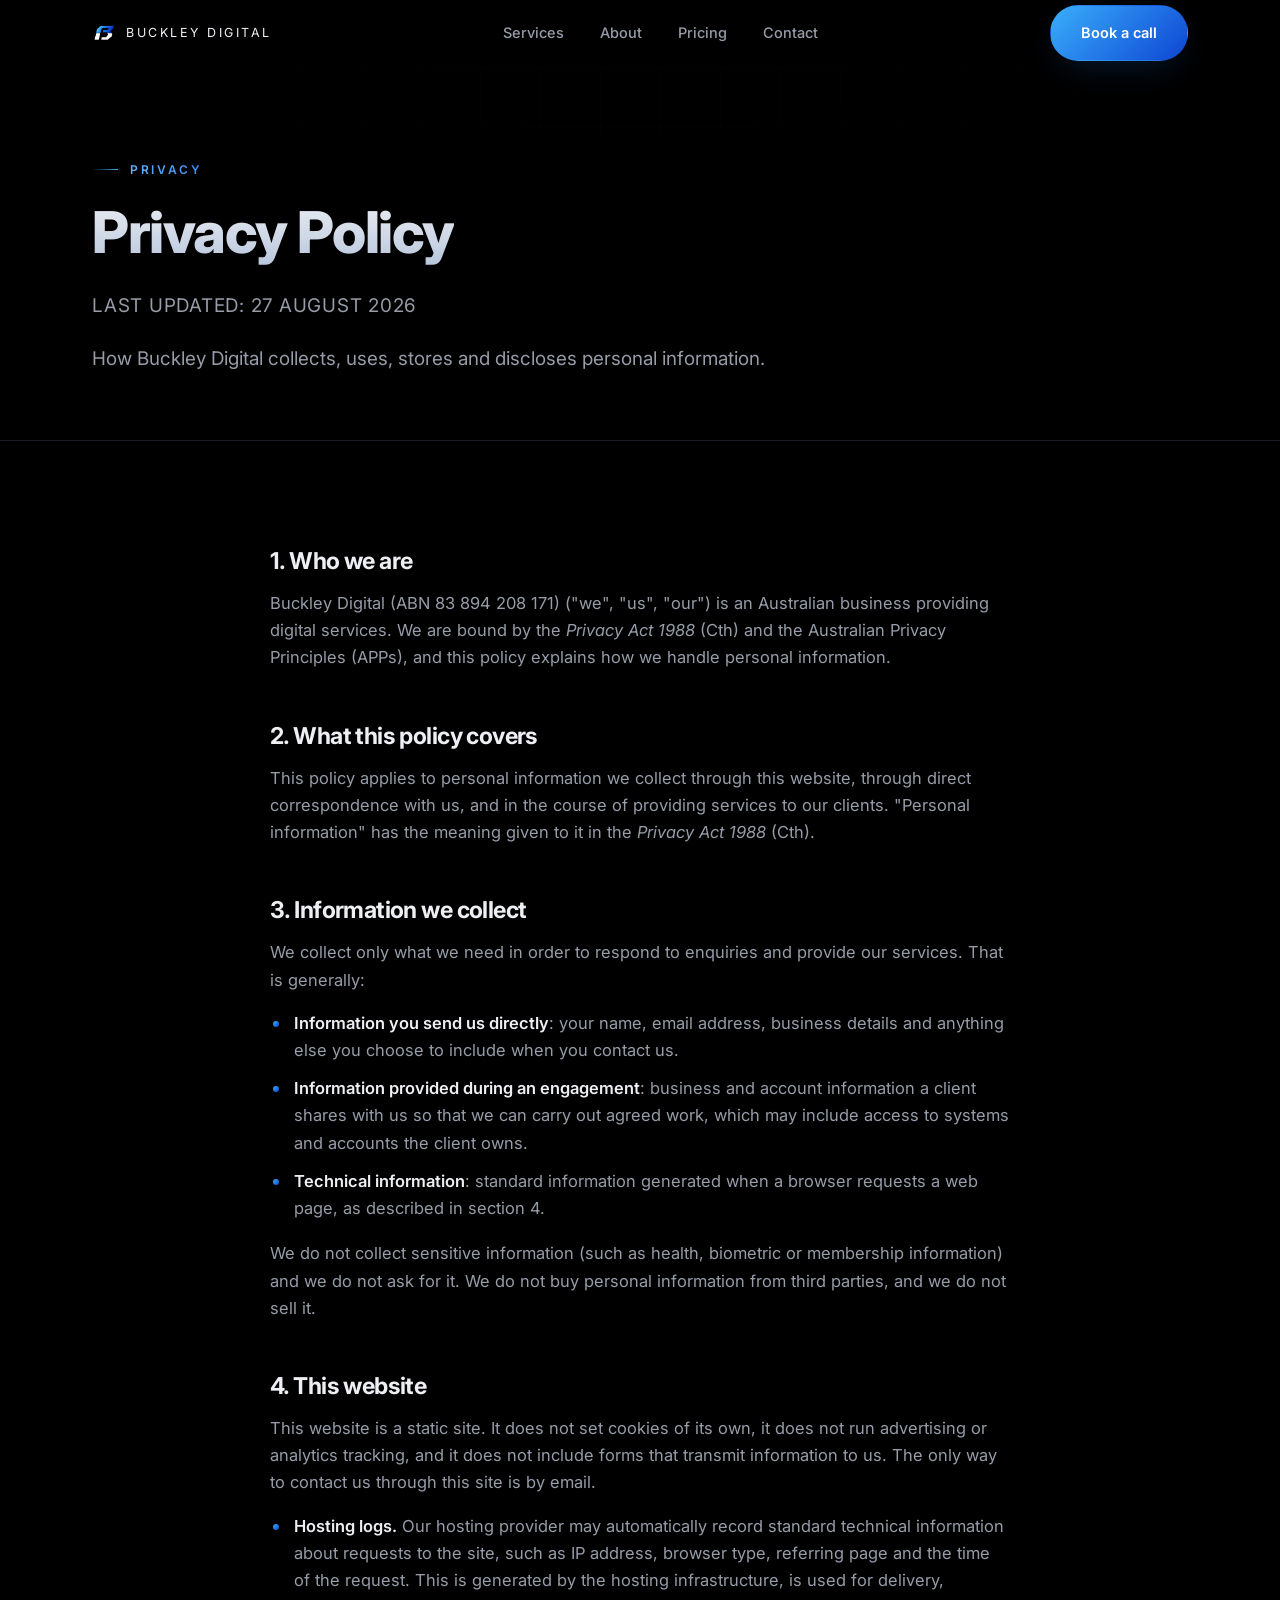
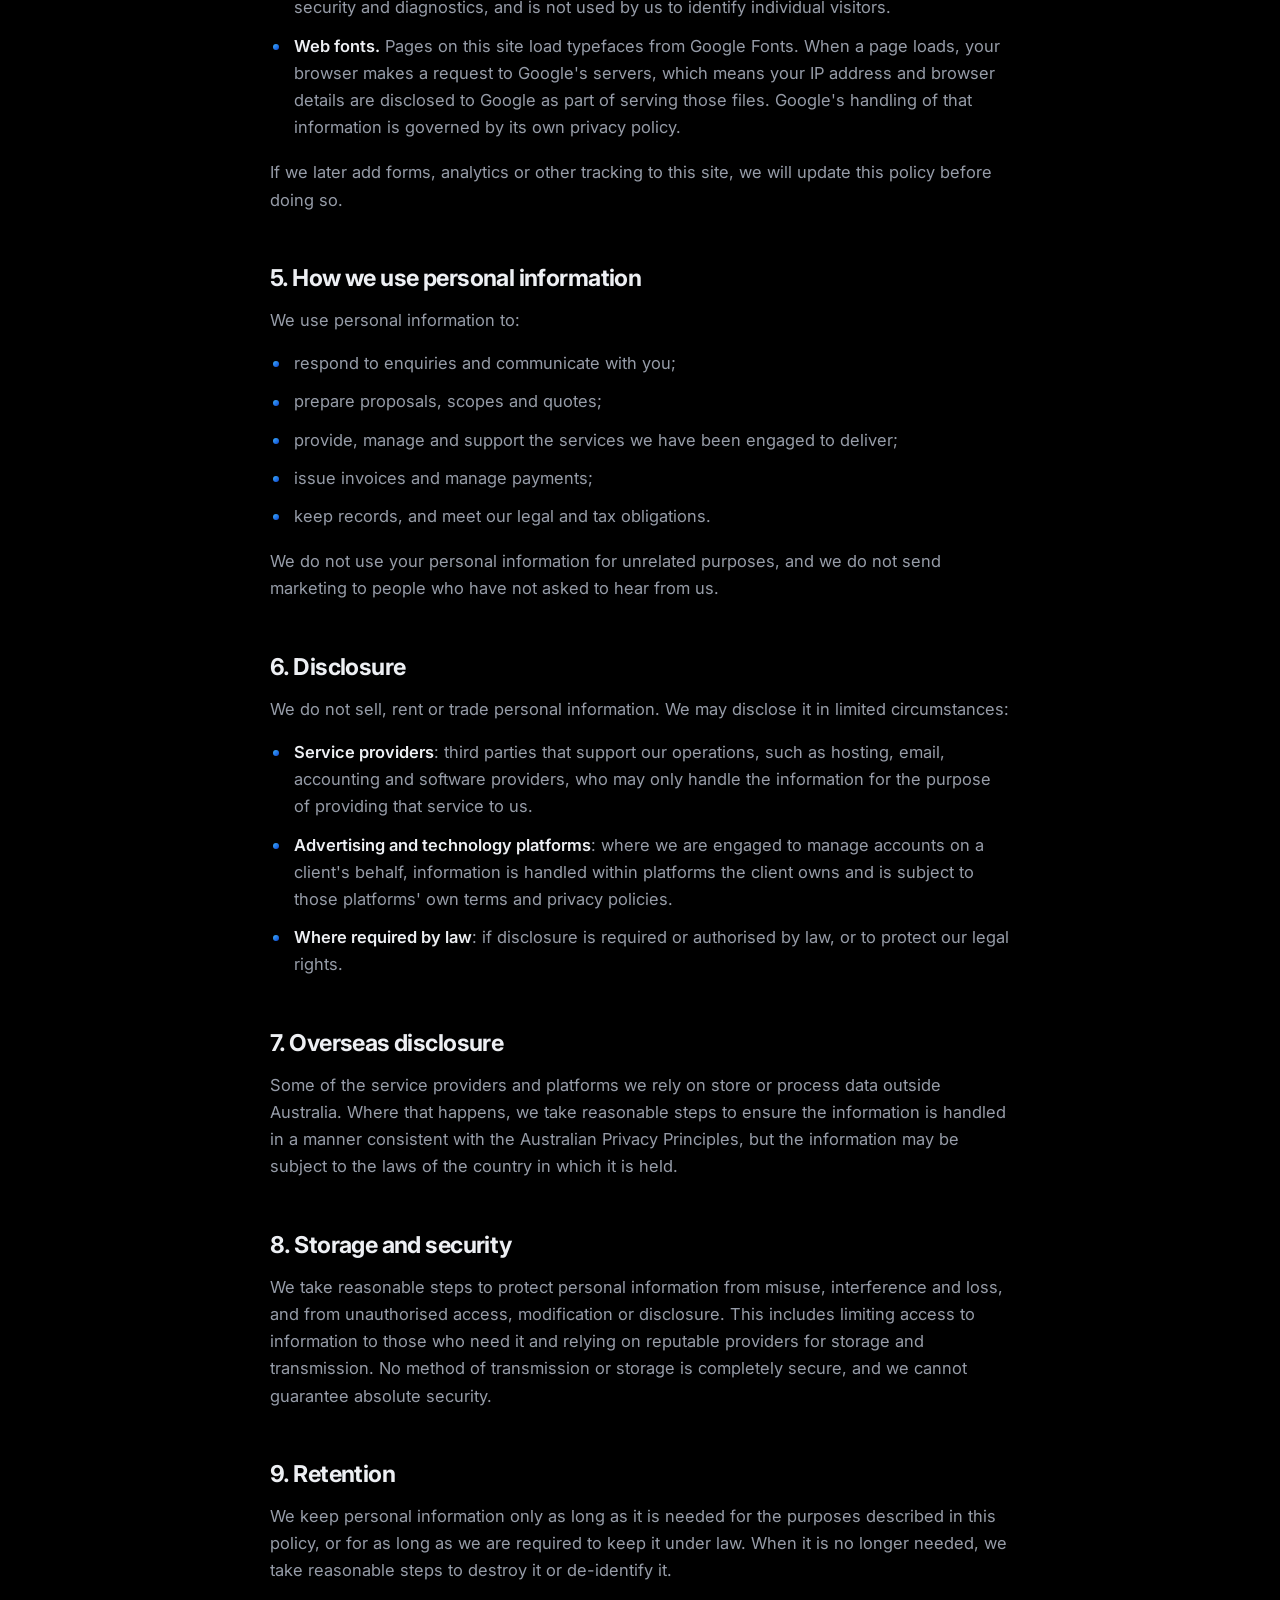
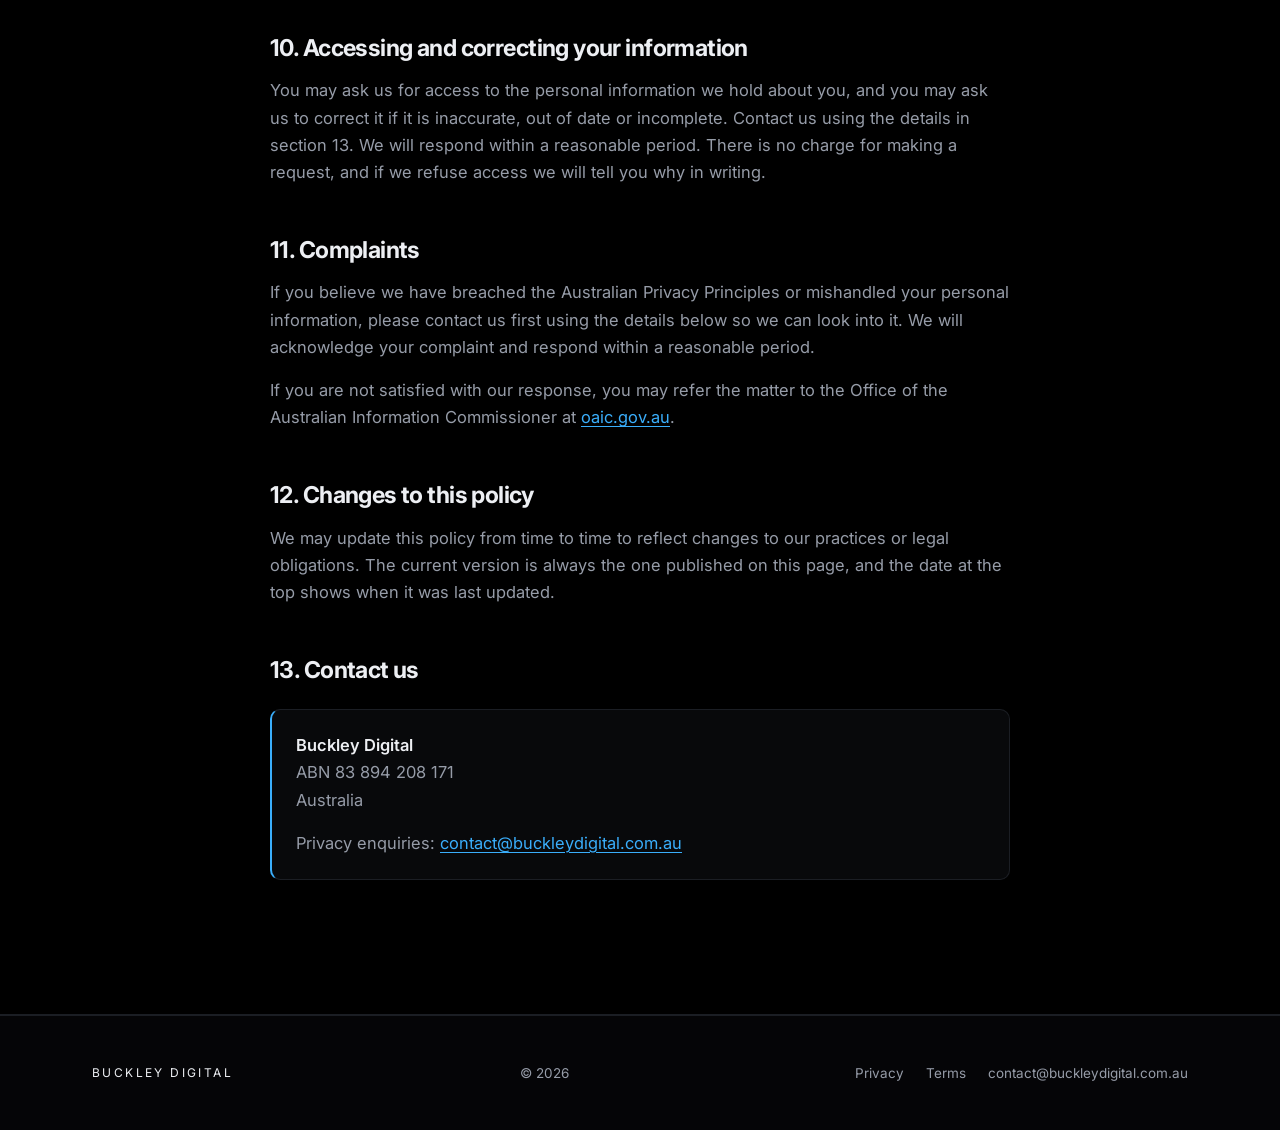
<file: privacy.html>
<!DOCTYPE html>
<html lang="en-AU">
<head>
<meta charset="UTF-8">
<meta name="viewport" content="width=device-width, initial-scale=1.0">
<title>Privacy Policy · Buckley Digital</title>
<meta name="description" content="How Buckley Digital collects, uses, stores and discloses personal information under the Privacy Act 1988 (Cth).">
<meta name="robots" content="noindex, follow">
<link rel="icon" href="favicon.ico" sizes="32x32">
<link rel="apple-touch-icon" href="buckleydigital-site-icon.png">
<link rel="preconnect" href="https://fonts.googleapis.com">
<link rel="preconnect" href="https://fonts.gstatic.com" crossorigin>
<link href="https://fonts.googleapis.com/css2?family=Inter:wght@400;500;600;700;800&display=swap" rel="stylesheet">
<link rel="stylesheet" href="styles.css">
</head>
<body>

<header>
  <div class="wrap nav">
    <a href="index.html" class="brand">
      <img class="mk" src="buckleydigital-site-icon.png" alt="" width="24" height="24">
      Buckley Digital
    </a>
    <nav class="nav-links">
      <a href="services.html">Services</a>
      <a href="about.html">About</a>
      <a href="pricing.html">Pricing</a>
      <a href="contact.html">Contact</a>
    </nav>
    <div class="nav-right">
      <a class="btn btn-primary" href="book.html">Book a call</a>
      <button class="burger" aria-label="Menu"><span></span><span></span><span></span></button>
    </div>
  </div>
</header>

<div class="mobile-menu">
  <a href="services.html">Services</a>
  <a href="about.html">About</a>
  <a href="pricing.html">Pricing</a>
  <a href="contact.html">Contact</a>
  <a class="btn btn-primary" href="book.html">Book a call</a>
</div>

<section class="page-hero">
  <div class="hero-grid"></div>
  <div class="wrap">
    <span class="eyebrow reveal">Privacy</span>
    <h1 class="reveal"><span class="g">Privacy Policy</span></h1>
    <p class="meta reveal" style="margin-top:26px">Last updated: 27 August 2026</p>
    <p class="reveal">How Buckley Digital collects, uses, stores and discloses personal information.</p>
  </div>
</section>

<section class="band">
  <div class="wrap">
    <div class="prose reveal">

      <h2>1. Who we are</h2>
      <p>Buckley Digital (ABN 83 894 208 171) ("we", "us", "our") is an Australian business providing digital services. We are bound by the <i>Privacy Act 1988</i> (Cth) and the Australian Privacy Principles (APPs), and this policy explains how we handle personal information.</p>

      <h2>2. What this policy covers</h2>
      <p>This policy applies to personal information we collect through this website, through direct correspondence with us, and in the course of providing services to our clients. "Personal information" has the meaning given to it in the <i>Privacy Act 1988</i> (Cth).</p>

      <h2>3. Information we collect</h2>
      <p>We collect only what we need in order to respond to enquiries and provide our services. That is generally:</p>
      <ul>
        <li><b>Information you send us directly</b>: your name, email address, business details and anything else you choose to include when you contact us.</li>
        <li><b>Information provided during an engagement</b>: business and account information a client shares with us so that we can carry out agreed work, which may include access to systems and accounts the client owns.</li>
        <li><b>Technical information</b>: standard information generated when a browser requests a web page, as described in section 4.</li>
      </ul>
      <p>We do not collect sensitive information (such as health, biometric or membership information) and we do not ask for it. We do not buy personal information from third parties, and we do not sell it.</p>

      <h2>4. This website</h2>
      <p>This website is a static site. It does not set cookies of its own, it does not run advertising or analytics tracking, and it does not include forms that transmit information to us. The only way to contact us through this site is by email.</p>
      <ul>
        <li><b>Hosting logs.</b> Our hosting provider may automatically record standard technical information about requests to the site, such as IP address, browser type, referring page and the time of the request. This is generated by the hosting infrastructure, is used for delivery, security and diagnostics, and is not used by us to identify individual visitors.</li>
        <li><b>Web fonts.</b> Pages on this site load typefaces from Google Fonts. When a page loads, your browser makes a request to Google's servers, which means your IP address and browser details are disclosed to Google as part of serving those files. Google's handling of that information is governed by its own privacy policy.</li>
      </ul>
      <p>If we later add forms, analytics or other tracking to this site, we will update this policy before doing so.</p>

      <h2>5. How we use personal information</h2>
      <p>We use personal information to:</p>
      <ul>
        <li>respond to enquiries and communicate with you;</li>
        <li>prepare proposals, scopes and quotes;</li>
        <li>provide, manage and support the services we have been engaged to deliver;</li>
        <li>issue invoices and manage payments;</li>
        <li>keep records, and meet our legal and tax obligations.</li>
      </ul>
      <p>We do not use your personal information for unrelated purposes, and we do not send marketing to people who have not asked to hear from us.</p>

      <h2>6. Disclosure</h2>
      <p>We do not sell, rent or trade personal information. We may disclose it in limited circumstances:</p>
      <ul>
        <li><b>Service providers</b>: third parties that support our operations, such as hosting, email, accounting and software providers, who may only handle the information for the purpose of providing that service to us.</li>
        <li><b>Advertising and technology platforms</b>: where we are engaged to manage accounts on a client's behalf, information is handled within platforms the client owns and is subject to those platforms' own terms and privacy policies.</li>
        <li><b>Where required by law</b>: if disclosure is required or authorised by law, or to protect our legal rights.</li>
      </ul>

      <h2>7. Overseas disclosure</h2>
      <p>Some of the service providers and platforms we rely on store or process data outside Australia. Where that happens, we take reasonable steps to ensure the information is handled in a manner consistent with the Australian Privacy Principles, but the information may be subject to the laws of the country in which it is held.</p>

      <h2>8. Storage and security</h2>
      <p>We take reasonable steps to protect personal information from misuse, interference and loss, and from unauthorised access, modification or disclosure. This includes limiting access to information to those who need it and relying on reputable providers for storage and transmission. No method of transmission or storage is completely secure, and we cannot guarantee absolute security.</p>

      <h2>9. Retention</h2>
      <p>We keep personal information only as long as it is needed for the purposes described in this policy, or for as long as we are required to keep it under law. When it is no longer needed, we take reasonable steps to destroy it or de-identify it.</p>

      <h2>10. Accessing and correcting your information</h2>
      <p>You may ask us for access to the personal information we hold about you, and you may ask us to correct it if it is inaccurate, out of date or incomplete. Contact us using the details in section 13. We will respond within a reasonable period. There is no charge for making a request, and if we refuse access we will tell you why in writing.</p>

      <h2>11. Complaints</h2>
      <p>If you believe we have breached the Australian Privacy Principles or mishandled your personal information, please contact us first using the details below so we can look into it. We will acknowledge your complaint and respond within a reasonable period.</p>
      <p>If you are not satisfied with our response, you may refer the matter to the Office of the Australian Information Commissioner at <a href="https://www.oaic.gov.au" rel="noopener">oaic.gov.au</a>.</p>

      <h2>12. Changes to this policy</h2>
      <p>We may update this policy from time to time to reflect changes to our practices or legal obligations. The current version is always the one published on this page, and the date at the top shows when it was last updated.</p>

      <h2>13. Contact us</h2>
      <div class="callout">
        <p><b>Buckley Digital</b><br>ABN 83 894 208 171<br>Australia</p>
        <p>Privacy enquiries: <a href="mailto:contact@buckleydigital.com.au">contact@buckleydigital.com.au</a></p>
      </div>

    </div>
  </div>
</section>


<footer>
  <div class="wrap foot">
    <div class="brand">Buckley Digital</div>
    <div>© 2026</div>
    <div class="foot-legal">
      <a href="privacy.html">Privacy</a>
      <a href="terms.html">Terms</a>
      <a href="mailto:contact@buckleydigital.com.au">contact@buckleydigital.com.au</a>
    </div>
  </div>
</footer>

<script src="site.js" defer></script>
</body>
</html>
</file>
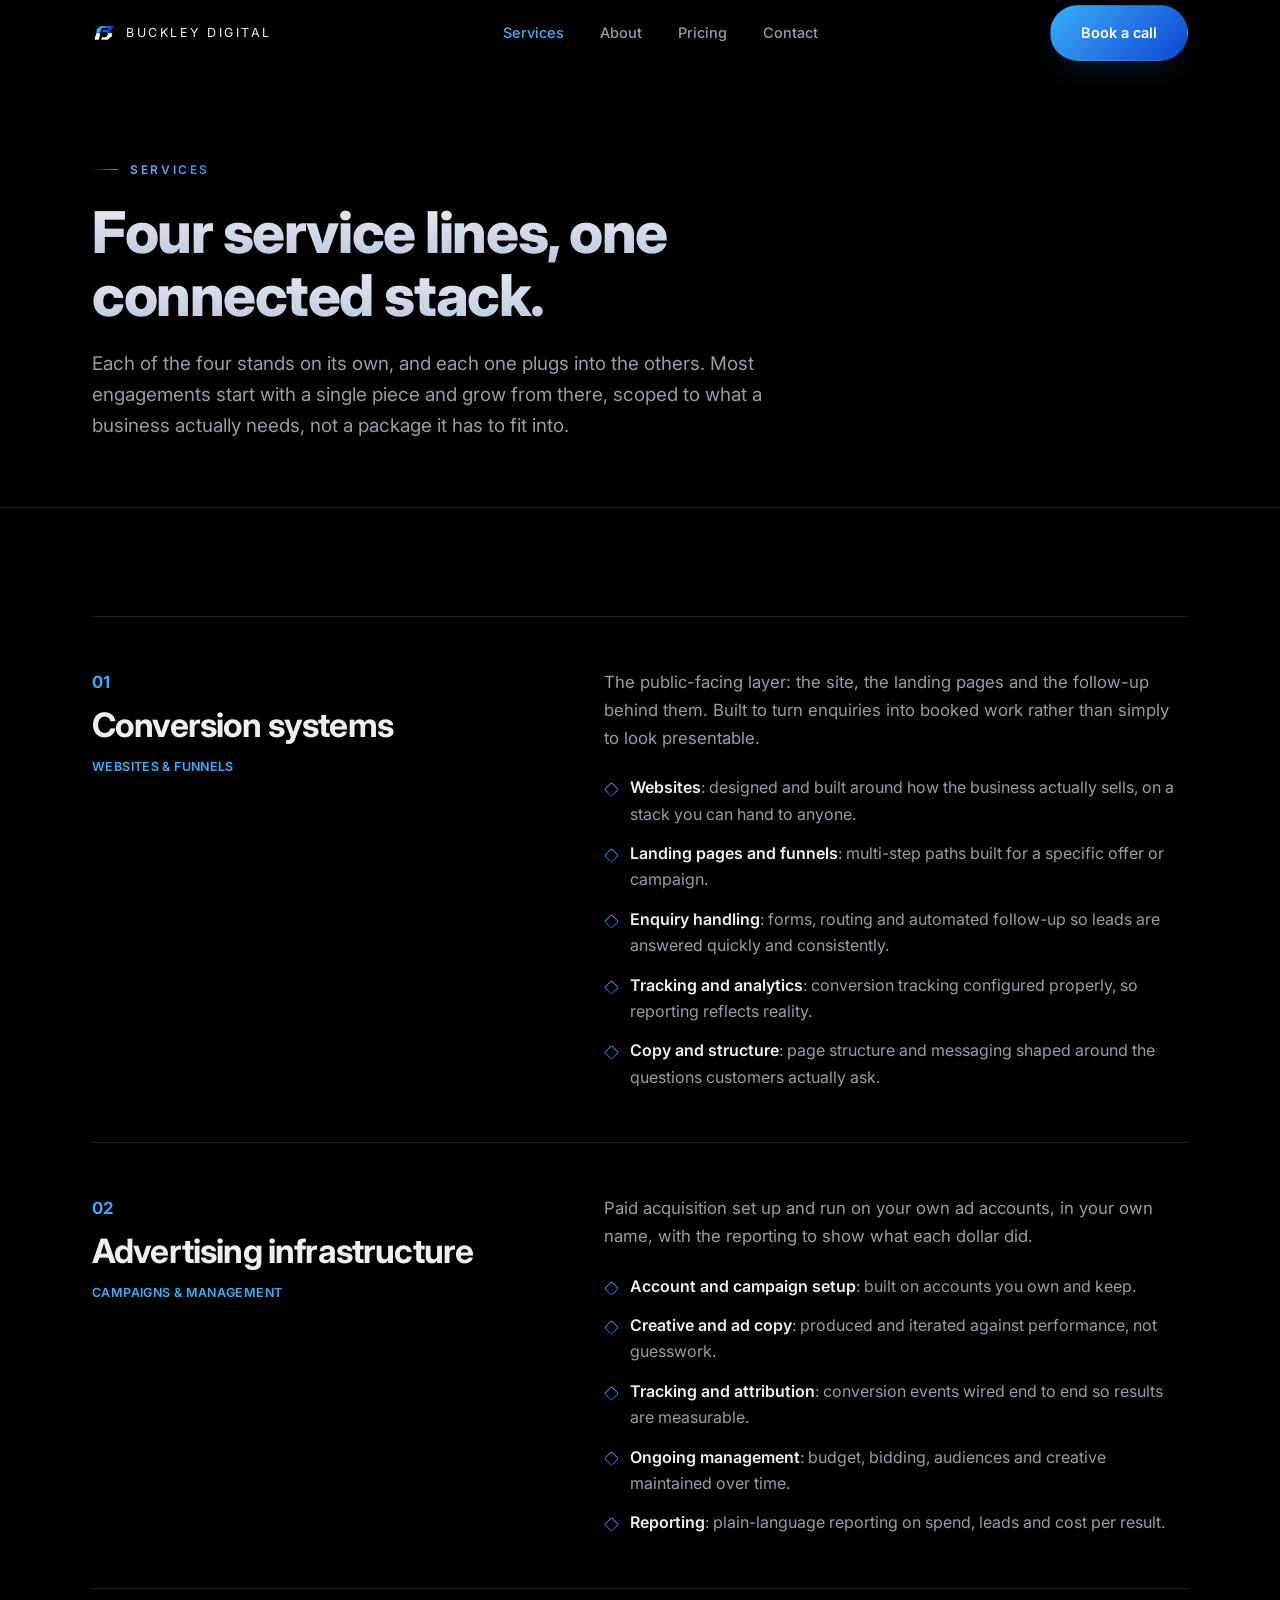
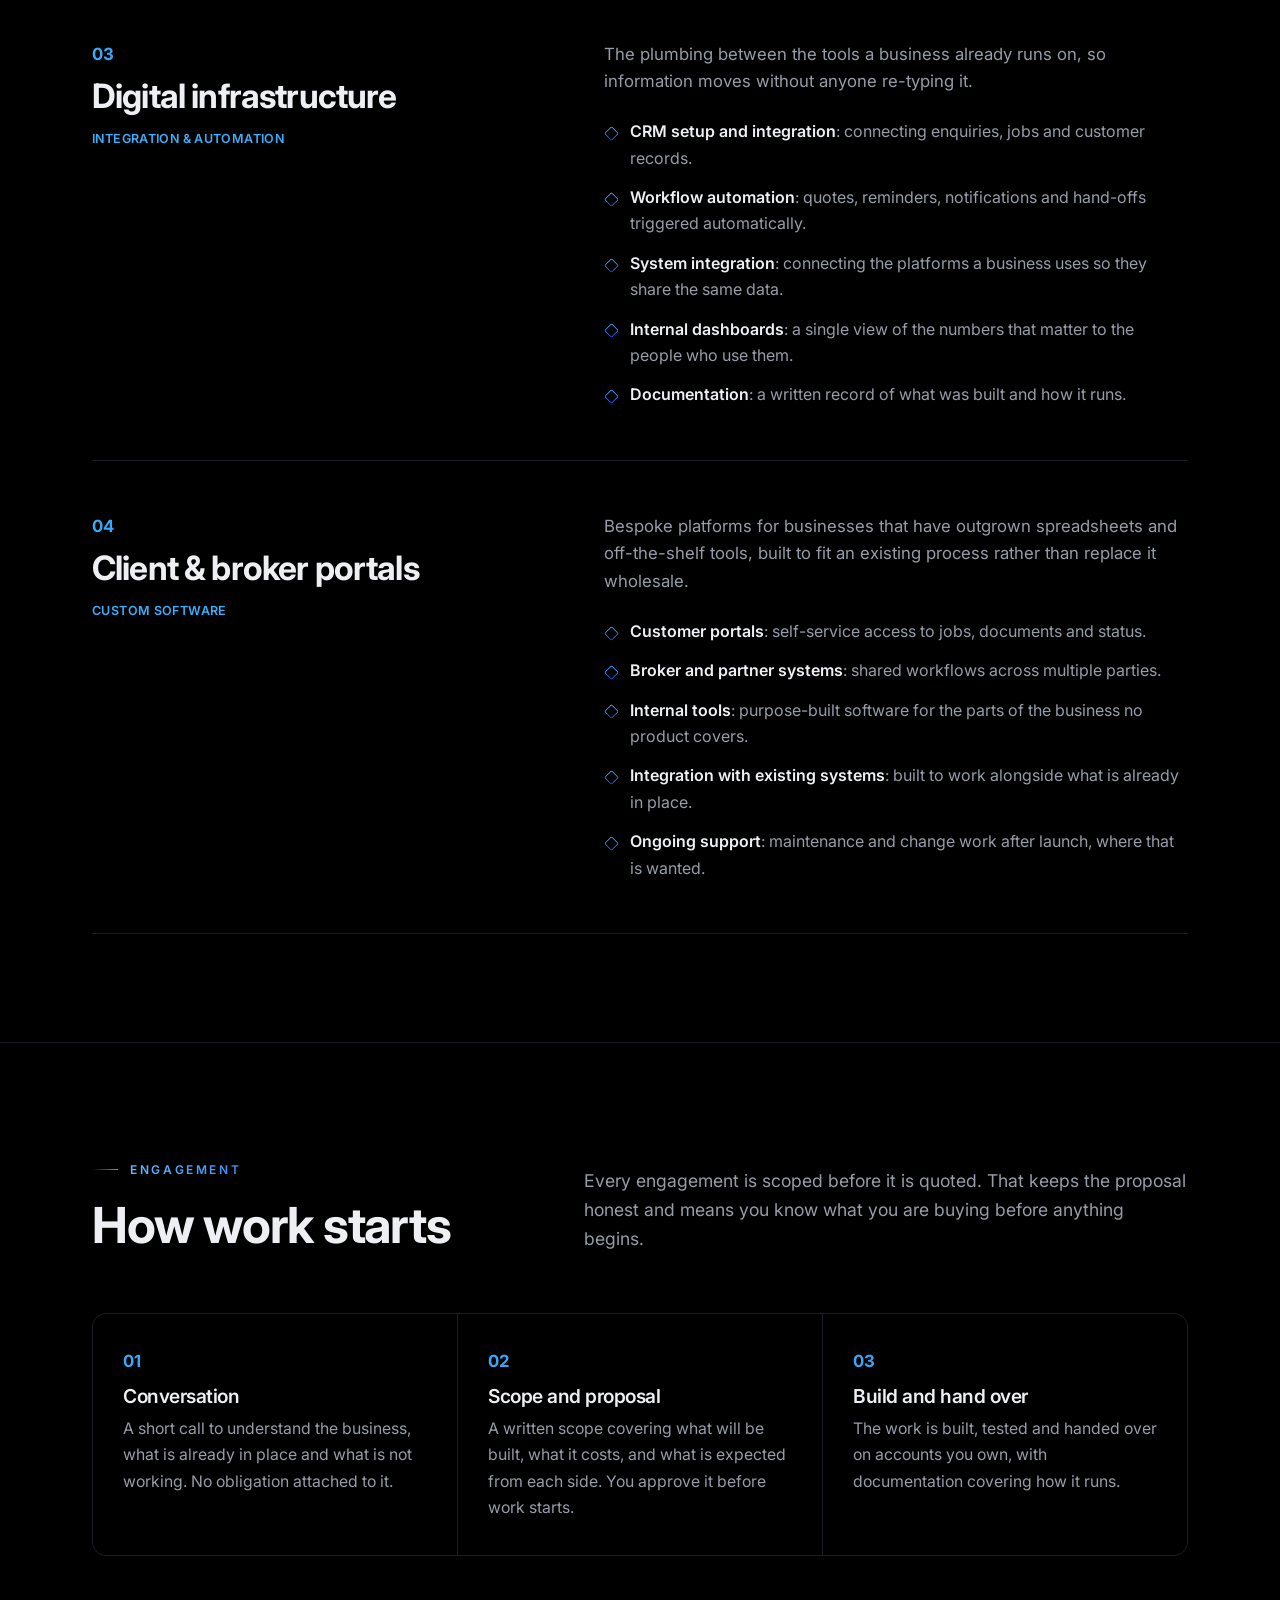
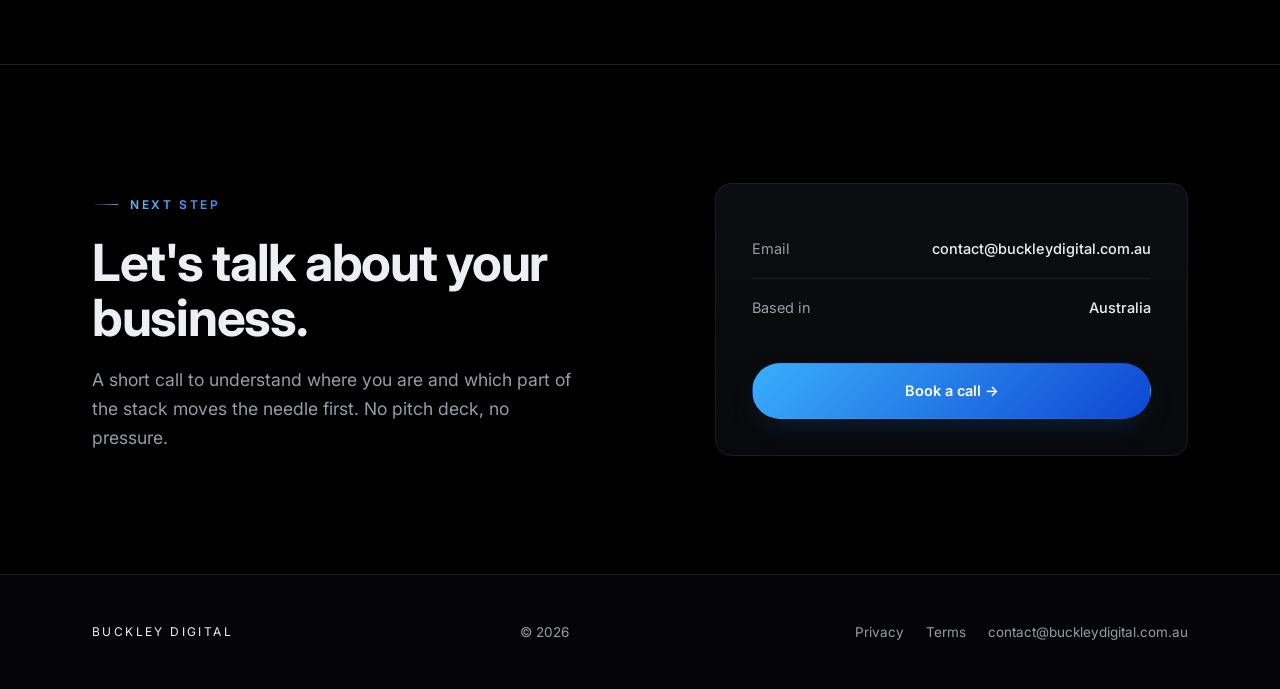
<file: services.html>
<!DOCTYPE html>
<html lang="en-AU">
<head>
<meta charset="UTF-8">
<meta name="viewport" content="width=device-width, initial-scale=1.0">
<title>Services · Buckley Digital</title>
<meta name="description" content="Conversion systems, advertising infrastructure, integration and automation, and custom software for Australian service businesses.">
<link rel="icon" href="favicon.ico" sizes="32x32">
<link rel="apple-touch-icon" href="buckleydigital-site-icon.png">
<link rel="preconnect" href="https://fonts.googleapis.com">
<link rel="preconnect" href="https://fonts.gstatic.com" crossorigin>
<link href="https://fonts.googleapis.com/css2?family=Inter:wght@400;500;600;700;800&display=swap" rel="stylesheet">
<link rel="stylesheet" href="styles.css">
</head>
<body>

<header>
  <div class="wrap nav">
    <a href="index.html" class="brand">
      <img class="mk" src="buckleydigital-site-icon.png" alt="" width="24" height="24">
      Buckley Digital
    </a>
    <nav class="nav-links">
      <a href="services.html" class="active">Services</a>
      <a href="about.html">About</a>
      <a href="pricing.html">Pricing</a>
      <a href="contact.html">Contact</a>
    </nav>
    <div class="nav-right">
      <a class="btn btn-primary" href="book.html">Book a call</a>
      <button class="burger" aria-label="Menu"><span></span><span></span><span></span></button>
    </div>
  </div>
</header>

<div class="mobile-menu">
  <a href="services.html" class="active">Services</a>
  <a href="about.html">About</a>
  <a href="pricing.html">Pricing</a>
  <a href="contact.html">Contact</a>
  <a class="btn btn-primary" href="book.html">Book a call</a>
</div>

<section class="page-hero">
  <div class="hero-grid"></div>
  <div class="wrap">
    <span class="eyebrow reveal">Services</span>
    <h1 class="reveal"><span class="g">Four service lines, one connected stack.</span></h1>
    <p class="reveal">Each of the four stands on its own, and each one plugs into the others. Most engagements start with a single piece and grow from there, scoped to what a business actually needs, not a package it has to fit into.</p>
  </div>
</section>

<section class="band">
  <div class="wrap">
    <div class="svc reveal">
      <div>
        <div class="pn">01</div>
        <h2>Conversion systems</h2>
        <div class="tag" style="font-size:12.5px;color:var(--accent-bright);font-weight:600;letter-spacing:.03em;text-transform:uppercase">Websites &amp; funnels</div>
      </div>
      <div>
        <p class="lead" style="margin-bottom:22px">The public-facing layer: the site, the landing pages and the follow-up behind them. Built to turn enquiries into booked work rather than simply to look presentable.</p>
        <ul class="list">
        <li><b>Websites</b>: designed and built around how the business actually sells, on a stack you can hand to anyone.</li>
        <li><b>Landing pages and funnels</b>: multi-step paths built for a specific offer or campaign.</li>
        <li><b>Enquiry handling</b>: forms, routing and automated follow-up so leads are answered quickly and consistently.</li>
        <li><b>Tracking and analytics</b>: conversion tracking configured properly, so reporting reflects reality.</li>
        <li><b>Copy and structure</b>: page structure and messaging shaped around the questions customers actually ask.</li>
        </ul>
      </div>
    </div>
    <div class="svc reveal">
      <div>
        <div class="pn">02</div>
        <h2>Advertising infrastructure</h2>
        <div class="tag" style="font-size:12.5px;color:var(--accent-bright);font-weight:600;letter-spacing:.03em;text-transform:uppercase">Campaigns &amp; management</div>
      </div>
      <div>
        <p class="lead" style="margin-bottom:22px">Paid acquisition set up and run on your own ad accounts, in your own name, with the reporting to show what each dollar did.</p>
        <ul class="list">
        <li><b>Account and campaign setup</b>: built on accounts you own and keep.</li>
        <li><b>Creative and ad copy</b>: produced and iterated against performance, not guesswork.</li>
        <li><b>Tracking and attribution</b>: conversion events wired end to end so results are measurable.</li>
        <li><b>Ongoing management</b>: budget, bidding, audiences and creative maintained over time.</li>
        <li><b>Reporting</b>: plain-language reporting on spend, leads and cost per result.</li>
        </ul>
      </div>
    </div>
    <div class="svc reveal">
      <div>
        <div class="pn">03</div>
        <h2>Digital infrastructure</h2>
        <div class="tag" style="font-size:12.5px;color:var(--accent-bright);font-weight:600;letter-spacing:.03em;text-transform:uppercase">Integration &amp; automation</div>
      </div>
      <div>
        <p class="lead" style="margin-bottom:22px">The plumbing between the tools a business already runs on, so information moves without anyone re-typing it.</p>
        <ul class="list">
        <li><b>CRM setup and integration</b>: connecting enquiries, jobs and customer records.</li>
        <li><b>Workflow automation</b>: quotes, reminders, notifications and hand-offs triggered automatically.</li>
        <li><b>System integration</b>: connecting the platforms a business uses so they share the same data.</li>
        <li><b>Internal dashboards</b>: a single view of the numbers that matter to the people who use them.</li>
        <li><b>Documentation</b>: a written record of what was built and how it runs.</li>
        </ul>
      </div>
    </div>
    <div class="svc reveal">
      <div>
        <div class="pn">04</div>
        <h2>Client &amp; broker portals</h2>
        <div class="tag" style="font-size:12.5px;color:var(--accent-bright);font-weight:600;letter-spacing:.03em;text-transform:uppercase">Custom software</div>
      </div>
      <div>
        <p class="lead" style="margin-bottom:22px">Bespoke platforms for businesses that have outgrown spreadsheets and off-the-shelf tools, built to fit an existing process rather than replace it wholesale.</p>
        <ul class="list">
        <li><b>Customer portals</b>: self-service access to jobs, documents and status.</li>
        <li><b>Broker and partner systems</b>: shared workflows across multiple parties.</li>
        <li><b>Internal tools</b>: purpose-built software for the parts of the business no product covers.</li>
        <li><b>Integration with existing systems</b>: built to work alongside what is already in place.</li>
        <li><b>Ongoing support</b>: maintenance and change work after launch, where that is wanted.</li>
        </ul>
      </div>
    </div>
  </div>
</section>

<section class="band">
  <div class="wrap">
    <div class="band-head reveal">
      <div><span class="eyebrow">Engagement</span><h2 style="margin-top:20px">How work starts</h2></div>
      <p>Every engagement is scoped before it is quoted. That keeps the proposal honest and means you know what you are buying before anything begins.</p>
    </div>
    <div class="steps reveal">
      <div class="step"><div class="pn">01</div><h3>Conversation</h3><p>A short call to understand the business, what is already in place and what is not working. No obligation attached to it.</p></div>
      <div class="step"><div class="pn">02</div><h3>Scope and proposal</h3><p>A written scope covering what will be built, what it costs, and what is expected from each side. You approve it before work starts.</p></div>
      <div class="step"><div class="pn">03</div><h3>Build and hand over</h3><p>The work is built, tested and handed over on accounts you own, with documentation covering how it runs.</p></div>
    </div>
  </div>
</section>

<section class="contact">
  <div class="wrap contact-inner">
    <div class="reveal">
      <span class="eyebrow">Next step</span>
      <h2 style="margin-top:20px">Let's talk about your business.</h2>
      <p>A short call to understand where you are and which part of the stack moves the needle first. No pitch deck, no pressure.</p>
    </div>
    <div class="contact-card reveal">
      <div class="row"><span class="k">Email</span><span class="v">contact@buckleydigital.com.au</span></div>
      <div class="row"><span class="k">Based in</span><span class="v">Australia</span></div>
      <a class="btn btn-primary" href="book.html">Book a call →</a>
    </div>
  </div>
</section>

<footer>
  <div class="wrap foot">
    <div class="brand">Buckley Digital</div>
    <div>© 2026</div>
    <div class="foot-legal">
      <a href="privacy.html">Privacy</a>
      <a href="terms.html">Terms</a>
      <a href="mailto:contact@buckleydigital.com.au">contact@buckleydigital.com.au</a>
    </div>
  </div>
</footer>

<script src="site.js" defer></script>
</body>
</html>
</file>
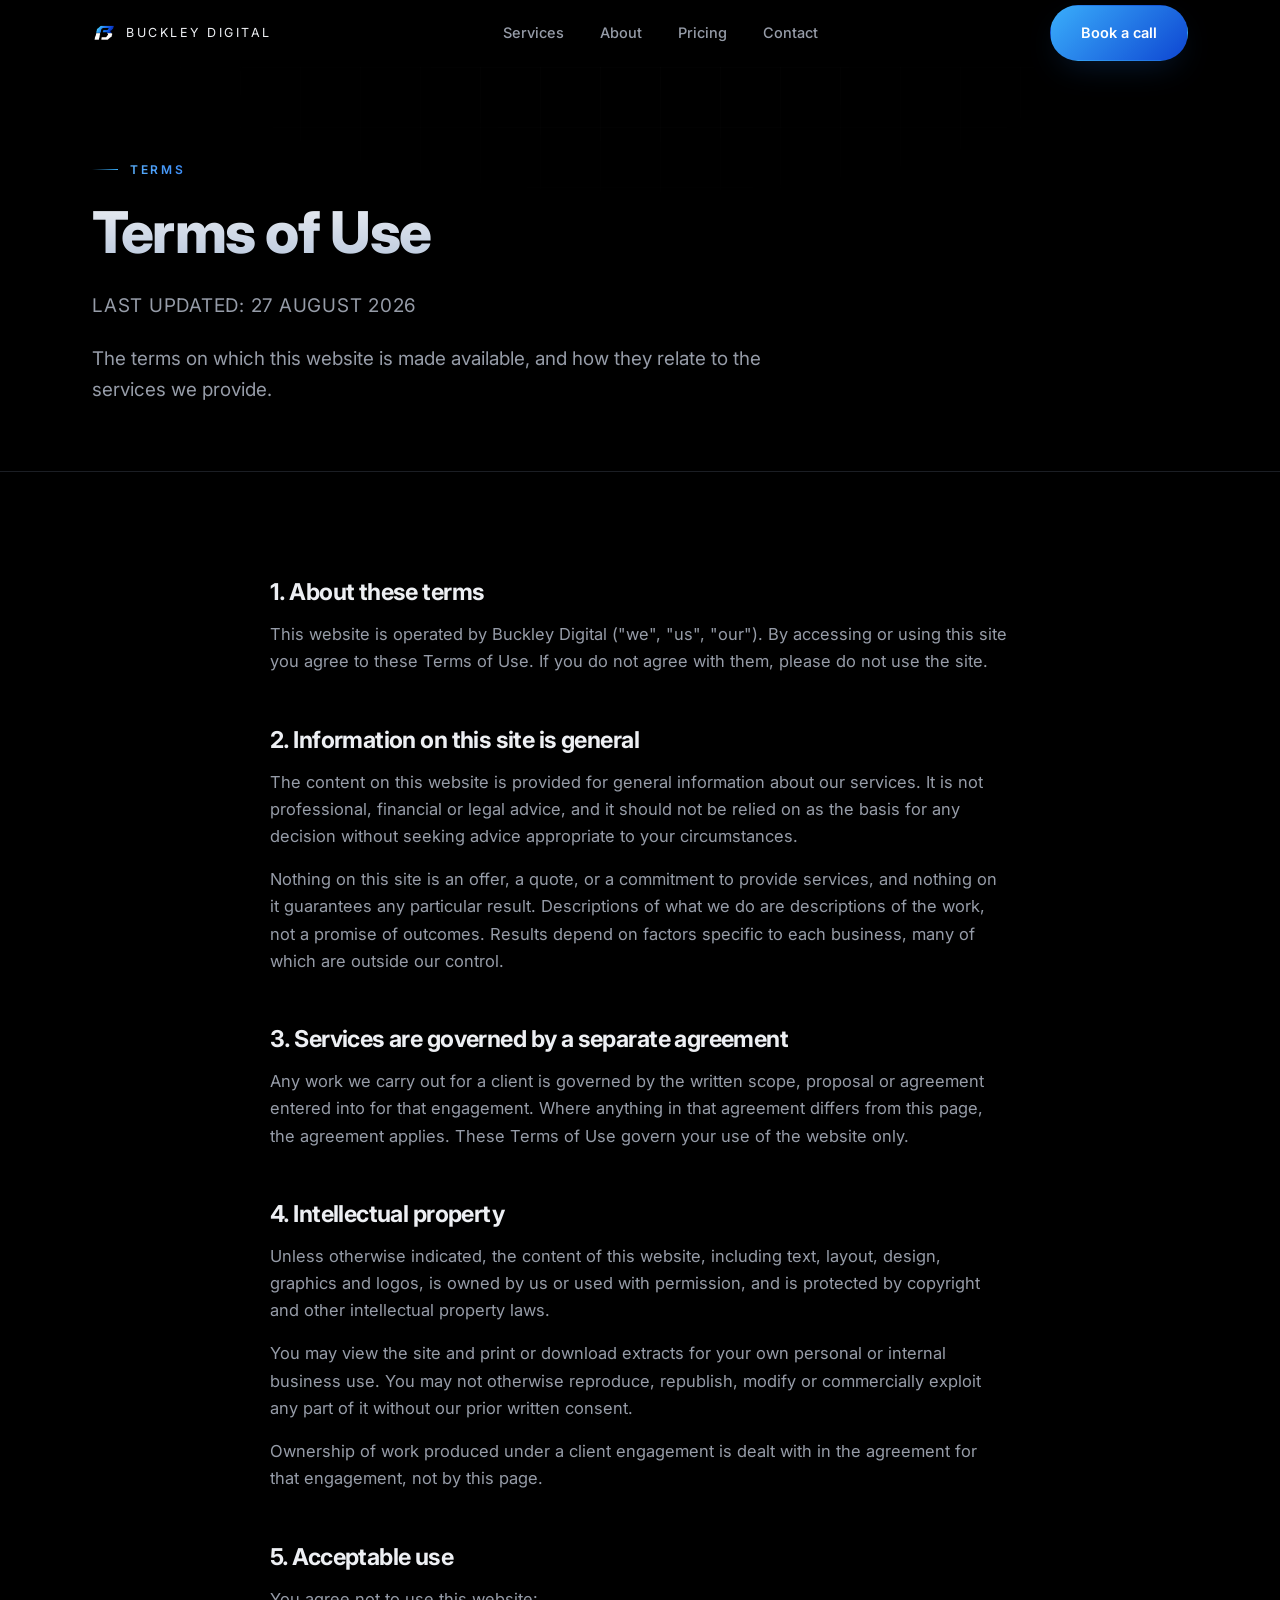
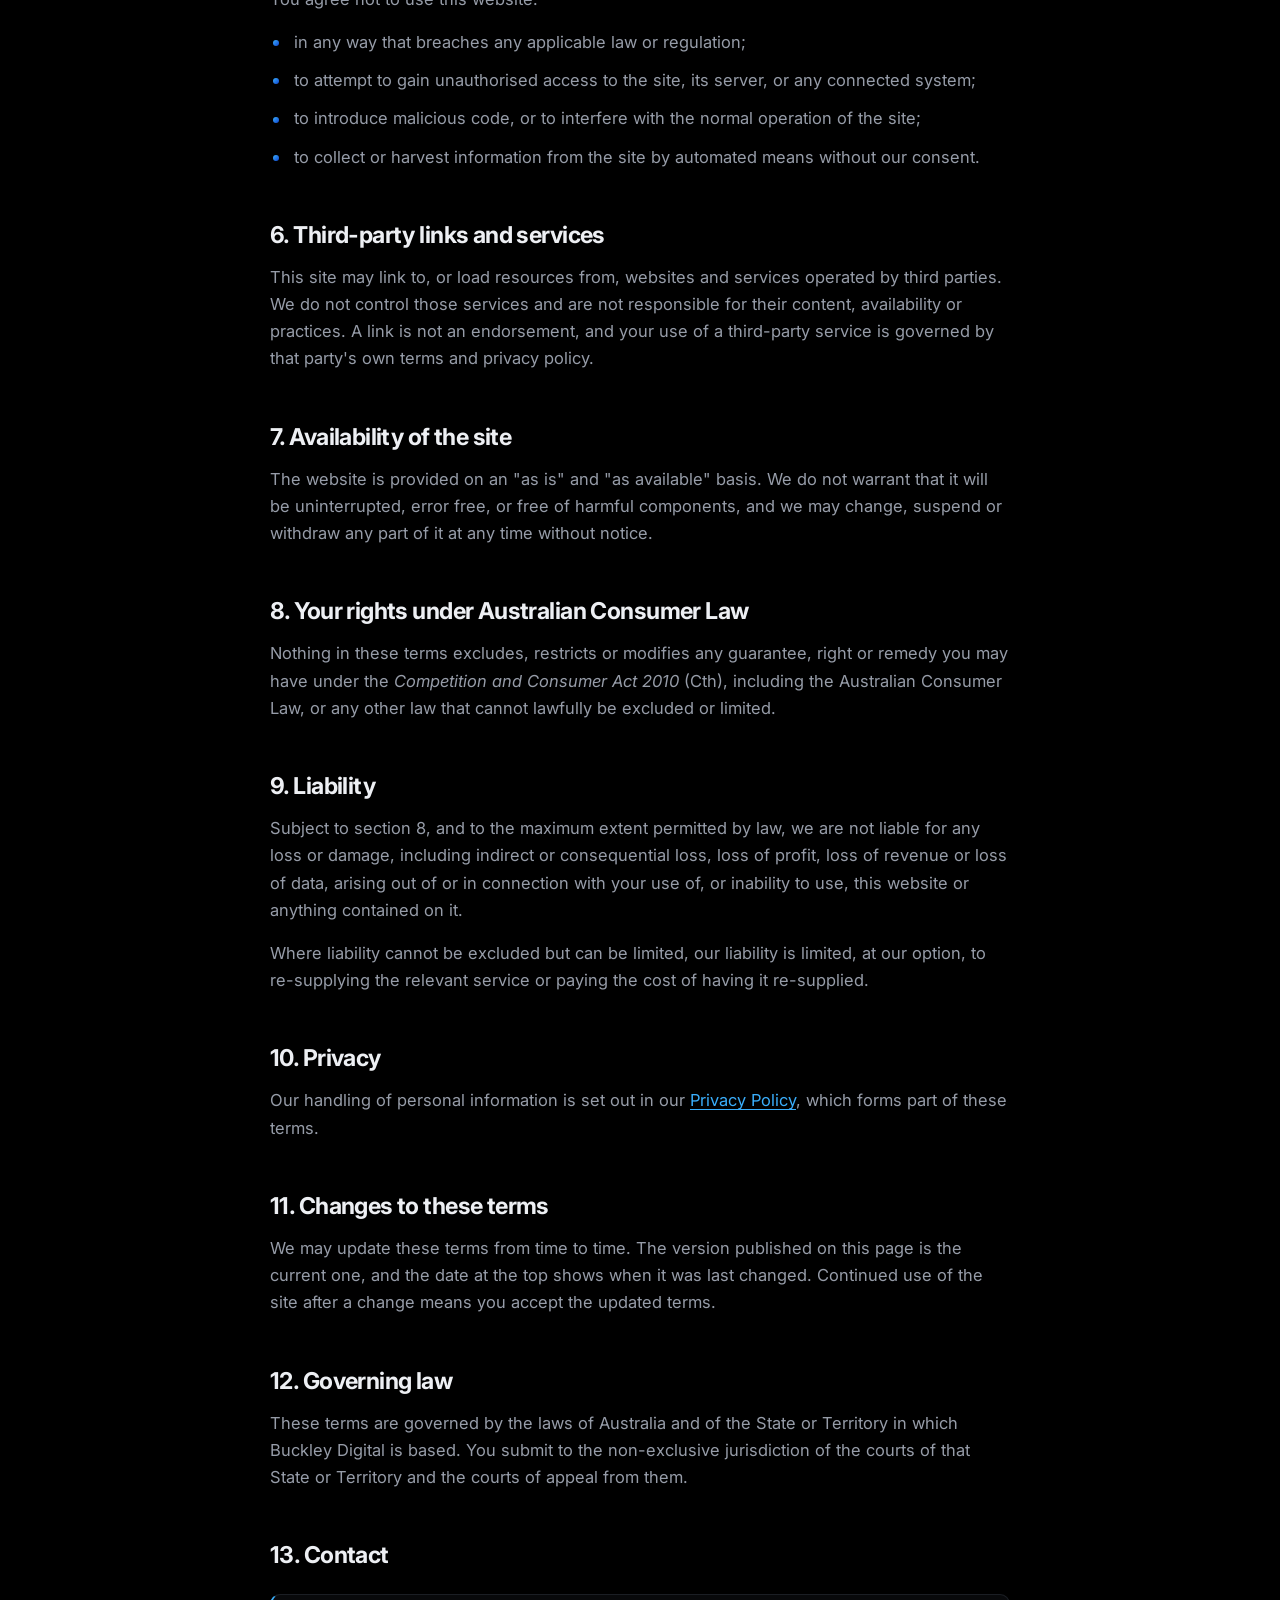
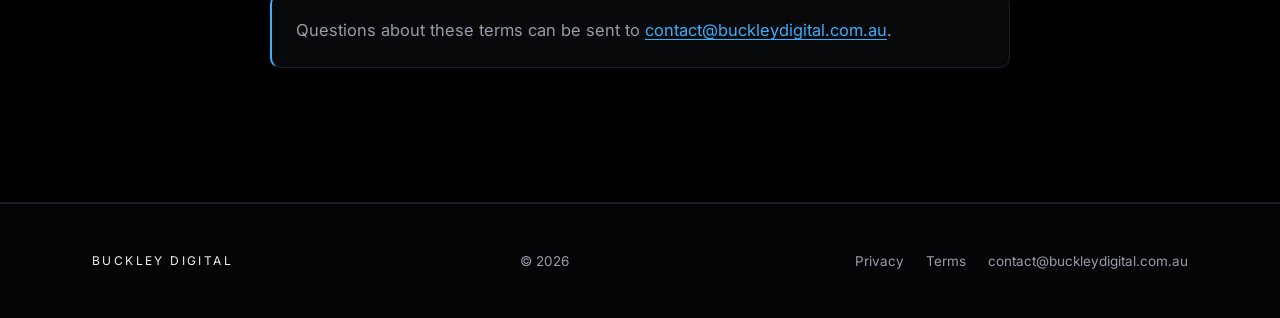
<file: terms.html>
<!DOCTYPE html>
<html lang="en-AU">
<head>
<meta charset="UTF-8">
<meta name="viewport" content="width=device-width, initial-scale=1.0">
<title>Terms of Use · Buckley Digital</title>
<meta name="description" content="The terms on which the Buckley Digital website is made available.">
<meta name="robots" content="noindex, follow">
<link rel="icon" href="favicon.ico" sizes="32x32">
<link rel="apple-touch-icon" href="buckleydigital-site-icon.png">
<link rel="preconnect" href="https://fonts.googleapis.com">
<link rel="preconnect" href="https://fonts.gstatic.com" crossorigin>
<link href="https://fonts.googleapis.com/css2?family=Inter:wght@400;500;600;700;800&display=swap" rel="stylesheet">
<link rel="stylesheet" href="styles.css">
</head>
<body>

<header>
  <div class="wrap nav">
    <a href="index.html" class="brand">
      <img class="mk" src="buckleydigital-site-icon.png" alt="" width="24" height="24">
      Buckley Digital
    </a>
    <nav class="nav-links">
      <a href="services.html">Services</a>
      <a href="about.html">About</a>
      <a href="pricing.html">Pricing</a>
      <a href="contact.html">Contact</a>
    </nav>
    <div class="nav-right">
      <a class="btn btn-primary" href="book.html">Book a call</a>
      <button class="burger" aria-label="Menu"><span></span><span></span><span></span></button>
    </div>
  </div>
</header>

<div class="mobile-menu">
  <a href="services.html">Services</a>
  <a href="about.html">About</a>
  <a href="pricing.html">Pricing</a>
  <a href="contact.html">Contact</a>
  <a class="btn btn-primary" href="book.html">Book a call</a>
</div>

<section class="page-hero">
  <div class="hero-grid"></div>
  <div class="wrap">
    <span class="eyebrow reveal">Terms</span>
    <h1 class="reveal"><span class="g">Terms of Use</span></h1>
    <p class="meta reveal" style="margin-top:26px">Last updated: 27 August 2026</p>
    <p class="reveal">The terms on which this website is made available, and how they relate to the services we provide.</p>
  </div>
</section>

<section class="band">
  <div class="wrap">
    <div class="prose reveal">

      <h2>1. About these terms</h2>
      <p>This website is operated by Buckley Digital ("we", "us", "our"). By accessing or using this site you agree to these Terms of Use. If you do not agree with them, please do not use the site.</p>

      <h2>2. Information on this site is general</h2>
      <p>The content on this website is provided for general information about our services. It is not professional, financial or legal advice, and it should not be relied on as the basis for any decision without seeking advice appropriate to your circumstances.</p>
      <p>Nothing on this site is an offer, a quote, or a commitment to provide services, and nothing on it guarantees any particular result. Descriptions of what we do are descriptions of the work, not a promise of outcomes. Results depend on factors specific to each business, many of which are outside our control.</p>

      <h2>3. Services are governed by a separate agreement</h2>
      <p>Any work we carry out for a client is governed by the written scope, proposal or agreement entered into for that engagement. Where anything in that agreement differs from this page, the agreement applies. These Terms of Use govern your use of the website only.</p>

      <h2>4. Intellectual property</h2>
      <p>Unless otherwise indicated, the content of this website, including text, layout, design, graphics and logos, is owned by us or used with permission, and is protected by copyright and other intellectual property laws.</p>
      <p>You may view the site and print or download extracts for your own personal or internal business use. You may not otherwise reproduce, republish, modify or commercially exploit any part of it without our prior written consent.</p>
      <p>Ownership of work produced under a client engagement is dealt with in the agreement for that engagement, not by this page.</p>

      <h2>5. Acceptable use</h2>
      <p>You agree not to use this website:</p>
      <ul>
        <li>in any way that breaches any applicable law or regulation;</li>
        <li>to attempt to gain unauthorised access to the site, its server, or any connected system;</li>
        <li>to introduce malicious code, or to interfere with the normal operation of the site;</li>
        <li>to collect or harvest information from the site by automated means without our consent.</li>
      </ul>

      <h2>6. Third-party links and services</h2>
      <p>This site may link to, or load resources from, websites and services operated by third parties. We do not control those services and are not responsible for their content, availability or practices. A link is not an endorsement, and your use of a third-party service is governed by that party's own terms and privacy policy.</p>

      <h2>7. Availability of the site</h2>
      <p>The website is provided on an "as is" and "as available" basis. We do not warrant that it will be uninterrupted, error free, or free of harmful components, and we may change, suspend or withdraw any part of it at any time without notice.</p>

      <h2>8. Your rights under Australian Consumer Law</h2>
      <p>Nothing in these terms excludes, restricts or modifies any guarantee, right or remedy you may have under the <i>Competition and Consumer Act 2010</i> (Cth), including the Australian Consumer Law, or any other law that cannot lawfully be excluded or limited.</p>

      <h2>9. Liability</h2>
      <p>Subject to section 8, and to the maximum extent permitted by law, we are not liable for any loss or damage, including indirect or consequential loss, loss of profit, loss of revenue or loss of data, arising out of or in connection with your use of, or inability to use, this website or anything contained on it.</p>
      <p>Where liability cannot be excluded but can be limited, our liability is limited, at our option, to re-supplying the relevant service or paying the cost of having it re-supplied.</p>

      <h2>10. Privacy</h2>
      <p>Our handling of personal information is set out in our <a href="privacy.html">Privacy Policy</a>, which forms part of these terms.</p>

      <h2>11. Changes to these terms</h2>
      <p>We may update these terms from time to time. The version published on this page is the current one, and the date at the top shows when it was last changed. Continued use of the site after a change means you accept the updated terms.</p>

      <h2>12. Governing law</h2>
      <p>These terms are governed by the laws of Australia and of the State or Territory in which Buckley Digital is based. You submit to the non-exclusive jurisdiction of the courts of that State or Territory and the courts of appeal from them.</p>

      <h2>13. Contact</h2>
      <div class="callout">
        <p>Questions about these terms can be sent to <a href="mailto:contact@buckleydigital.com.au">contact@buckleydigital.com.au</a>.</p>
      </div>

    </div>
  </div>
</section>


<footer>
  <div class="wrap foot">
    <div class="brand">Buckley Digital</div>
    <div>© 2026</div>
    <div class="foot-legal">
      <a href="privacy.html">Privacy</a>
      <a href="terms.html">Terms</a>
      <a href="mailto:contact@buckleydigital.com.au">contact@buckleydigital.com.au</a>
    </div>
  </div>
</footer>

<script src="site.js" defer></script>
</body>
</html>
</file>
<file: styles.css>
:root{
    --bg:#000000;
    --bg-2:#050507;
    --panel:#0C0D10;
    --panel-2:#08090B;
    --line:#1B1E24;
    --line-2:#2C313A;
    --ink:#EDEFF3;
    --ink-dim:#969CA8;
    --ink-faint:#5B616C;
    --accent:#247AE6;
    --accent-bright:#3AAEFB;
    --accent-deep:#0E46D2;
    --grad:linear-gradient(135deg,#3AAEFB,#0E46D2);
    --grad-soft:linear-gradient(90deg,#3AAEFB,#0E46D2);
    --grad-text:linear-gradient(90deg,#6EC6FF,#3C8DF7);
    --glow:rgba(36,122,230,.28);
    --max:1160px;
    --nav-h:66px;
  }
  *{margin:0;padding:0;box-sizing:border-box}
  html{scroll-behavior:smooth}
  html{overflow-x:hidden;overflow-x:clip}
  body{background:var(--bg);color:var(--ink);font-family:'Inter',system-ui,sans-serif;font-size:16.5px;line-height:1.65;-webkit-font-smoothing:antialiased;overflow-x:clip;position:relative}
  body::before{content:none}
  .wrap{max-width:var(--max);margin:0 auto;padding:0 32px}
  h1,h2,h3{font-family:'Inter',system-ui,sans-serif;font-weight:700;line-height:1.08;letter-spacing:-.025em}
  a{color:inherit;text-decoration:none}
  .grad-text,.cap .idx,.principle .pn,.svc .pn,.step .pn,.stats .n .u{background:var(--grad);-webkit-background-clip:text;background-clip:text;-webkit-text-fill-color:transparent;color:transparent}
  .eyebrow,.cap .tag,.card .kicker{background:var(--grad-text);-webkit-background-clip:text;background-clip:text;-webkit-text-fill-color:transparent;color:transparent}
  .eyebrow{font-size:12px;font-weight:600;letter-spacing:.22em;text-transform:uppercase;display:inline-flex;align-items:center;gap:12px}
  .eyebrow::before{content:"";width:26px;height:1px;background:linear-gradient(90deg,transparent,#3AAEFB);display:inline-block;-webkit-text-fill-color:initial}
  .eyebrow.centred{justify-content:center}
  .eyebrow.centred::before{background:var(--grad-soft)}

  /* buttons */
  .btn{font-family:'Inter';font-size:14.5px;font-weight:600;padding:15px 30px;border-radius:100px;display:inline-flex;align-items:center;gap:9px;transition:.2s;cursor:pointer;border:1px solid transparent;white-space:nowrap}
  .btn-primary{background:var(--grad);color:#FFFFFF;box-shadow:0 12px 34px -12px var(--glow)}
  .btn-primary:hover{transform:translateY(-2px);box-shadow:0 18px 44px -12px var(--glow)}
  .btn-ghost{border-color:var(--line-2);color:var(--ink);background:rgba(255,255,255,.02)}
  .btn-ghost:hover{border-color:var(--accent);color:var(--accent-bright)}

  /* nav */
  header{position:sticky;position:-webkit-sticky;top:0;z-index:60;width:100%;background:transparent;border-bottom:1px solid transparent;padding-top:env(safe-area-inset-top,0px);transition:background .3s ease,border-color .3s ease}
  header.scrolled{background:rgba(0,0,0,.72);-webkit-backdrop-filter:blur(18px) saturate(140%);backdrop-filter:blur(18px) saturate(140%);border-bottom:1px solid var(--line)}
  .nav{display:flex;align-items:center;justify-content:space-between;min-height:var(--nav-h);gap:16px}
  .brand{font-family:'Inter';font-weight:400;font-size:12.5px;letter-spacing:.2em;text-transform:uppercase;display:flex;align-items:center;gap:10px;white-space:nowrap;min-width:0}
  .brand .mk{width:24px;height:24px;flex-shrink:0;display:block}
  .nav-links{display:flex;gap:36px;font-size:14.5px;font-weight:500;color:var(--ink-dim)}
  .nav-links a{transition:.15s;position:relative}
  .nav-links a:hover{color:var(--ink)}
  .nav-right{display:flex;align-items:center;gap:20px}
  .burger{display:none;flex-shrink:0;flex-direction:column;gap:5px;width:26px;height:20px;justify-content:center;background:none;border:none;cursor:pointer;padding:0}
  .burger span{display:block;height:2px;width:100%;background:var(--ink);border-radius:2px;transition:.25s}
  .burger.active span:nth-child(1){transform:translateY(7px) rotate(45deg)}
  .burger.active span:nth-child(2){opacity:0}
  .burger.active span:nth-child(3){transform:translateY(-7px) rotate(-45deg)}
  .mobile-menu{position:fixed;top:calc(var(--nav-h) + env(safe-area-inset-top,0px));left:0;right:0;bottom:auto;background:rgba(0,0,0,.97);border-bottom:1px solid var(--line);padding:20px 32px 32px;display:flex;flex-direction:column;gap:4px;transform:translateY(-120%);visibility:hidden;pointer-events:none;transition:transform .32s cubic-bezier(.4,0,.2,1),visibility 0s linear .32s;z-index:55}
  .mobile-menu.open{transform:translateY(0);visibility:visible;pointer-events:auto;-webkit-backdrop-filter:blur(16px);backdrop-filter:blur(16px);transition:transform .32s cubic-bezier(.4,0,.2,1),visibility 0s}
  .mobile-menu a{padding:16px 0;font-size:18px;font-weight:500;border-bottom:1px solid var(--line);color:var(--ink)}
  .mobile-menu .btn{margin-top:20px;justify-content:center}
  @media(max-width:860px){
    :root{--nav-h:58px}
    .nav-links,.nav-right .btn{display:none}
    .burger{display:flex}
    .brand{font-size:11.5px;letter-spacing:.18em;gap:9px}
    .brand .mk{width:22px;height:22px}
  }

  /* hero */
  .hero{position:relative;z-index:1;padding:120px 0 100px;text-align:center;overflow:visible}
  .top-gradient{display:none}
  .hero-grid{position:absolute;inset:0;background-image:linear-gradient(rgba(255,255,255,.035) 1px,transparent 1px),linear-gradient(90deg,rgba(255,255,255,.035) 1px,transparent 1px);background-size:60px 60px;opacity:.35;mask-image:radial-gradient(ellipse 70% 60% at 50% 4%,#000,transparent 62%)}
  .hero-inner{position:relative;max-width:900px;margin:0 auto}
  .hero h1{font-size:clamp(2.2rem,6vw,5rem);font-weight:800;margin:24px auto 0;line-height:1.05;max-width:16ch;margin-left:auto;margin-right:auto}
  .hero h1 .g{background:linear-gradient(180deg,var(--ink),#B7C6DC);-webkit-background-clip:text;background-clip:text;-webkit-text-fill-color:transparent}
  .hero p{font-family:'Inter';font-size:clamp(1.05rem,1.9vw,1.28rem);color:var(--ink-dim);margin:28px auto 0;max-width:56ch;line-height:1.6}
  .hero p b{color:var(--ink);font-weight:600}
  .hero-cta{display:flex;flex-wrap:wrap;gap:14px;margin-top:40px;justify-content:center}

  /* stats */
  .stats{position:relative;z-index:1;display:grid;grid-template-columns:repeat(4,1fr);border-top:1px solid var(--line);border-bottom:1px solid var(--line)}
  .stats .s{padding:38px 30px;border-right:1px solid var(--line);text-align:center}
  .stats .s:last-child{border-right:none}
  .stats .n{font-family:'Inter';font-weight:800;font-size:clamp(1.9rem,3.4vw,2.6rem);letter-spacing:-.02em}
  .stats .n .u{font-size:1rem;font-weight:600;font-family:'Inter'}
  .stats .l{font-size:12.5px;color:var(--ink-dim);margin-top:8px;letter-spacing:.06em;text-transform:uppercase}
  @media(max-width:820px){.stats{grid-template-columns:1fr 1fr}.stats .s:nth-child(2){border-right:none}.stats .s:nth-child(1),.stats .s:nth-child(2){border-bottom:1px solid var(--line)}}

  /* section */
  .band{position:relative;z-index:1;padding:108px 0;border-bottom:1px solid var(--line)}
  .band-head{display:grid;grid-template-columns:1fr 1.35fr;gap:44px;align-items:end;margin-bottom:60px}
  .band-head h2{font-size:clamp(2.1rem,4.2vw,3.1rem);font-weight:700}
  .band-head p{color:var(--ink-dim);font-size:1.1rem}
  @media(max-width:820px){.band-head{grid-template-columns:1fr;gap:20px;align-items:start}}

  /* capabilities */
  .cap{display:grid;grid-template-columns:76px 1fr 1.3fr;gap:30px;padding:32px 0;border-top:1px solid var(--line);align-items:baseline;transition:.22s}
  .cap:last-child{border-bottom:1px solid var(--line)}
  .cap:hover{background:linear-gradient(90deg,rgba(58,174,251,.07),transparent)}
  .cap .idx{font-family:'Inter';font-size:1.25rem;font-weight:700}
  .cap h3{font-size:1.5rem;font-weight:600}
  .cap .tag{font-family:'Inter';font-size:12.5px;font-weight:600;margin-top:9px;letter-spacing:.03em;text-transform:uppercase}
  .cap p{color:var(--ink-dim);font-size:1.02rem}
  @media(max-width:760px){.cap{grid-template-columns:1fr;gap:12px;padding:28px 0}.cap .idx{order:-1;font-size:1.2rem}}

  /* approach 2x2 */
  .principles{display:grid;grid-template-columns:1fr 1fr;gap:1px;background:var(--line);border:1px solid var(--line);border-radius:14px;overflow:hidden}
  .principle{background:var(--bg);padding:38px 34px;transition:.22s}
  .principle:hover{background:var(--panel-2)}
  .principle .pn{font-family:'Inter';font-size:1.05rem;font-weight:700}
  .principle h3{font-size:1.35rem;font-weight:600;margin:10px 0 12px}
  .principle p{color:var(--ink-dim);font-size:1rem}
  @media(max-width:760px){.principles{grid-template-columns:1fr}}

  /* contact */
  .contact{position:relative;z-index:1;padding:118px 0}
  .contact-inner{display:grid;grid-template-columns:1.2fr 1fr;gap:56px;align-items:center}
  .contact h2{font-size:clamp(2.2rem,4.4vw,3.2rem);font-weight:700;max-width:15ch}
  .contact p{color:var(--ink-dim);margin-top:20px;max-width:44ch;font-size:1.1rem}
  .contact-card{border:1px solid var(--line);border-radius:16px;background:linear-gradient(180deg,var(--panel),var(--panel-2));padding:36px}
  .contact-card .row{padding:17px 0;border-bottom:1px solid var(--line);display:flex;justify-content:space-between;gap:16px;font-size:14.5px}
  .contact-card .row:last-of-type{border-bottom:none}
  .contact-card .row .k{color:var(--ink-dim)}
  .contact-card .row .v{font-weight:500}
  .contact-card .btn{width:100%;justify-content:center;margin-top:26px}
  @media(max-width:820px){.contact-inner{grid-template-columns:1fr;gap:34px}}

  footer{position:relative;z-index:1;border-top:1px solid var(--line);padding:46px 0;background:var(--bg-2)}
  .foot{display:flex;flex-wrap:wrap;justify-content:space-between;gap:16px;align-items:center;font-size:13.5px;color:var(--ink-dim)}
  .foot .brand{font-size:12px;color:var(--ink);letter-spacing:.2em}

  .reveal{opacity:0;transform:translateY(20px);transition:opacity .7s ease,transform .7s ease}
  .reveal.in{opacity:1;transform:none}
  @media(max-width:600px){.hero{padding:72px 0 68px}.hero-inner{max-width:100%}.band{padding:76px 0}.contact{padding:80px 0}.wrap{padding:0 22px}}
  @media(prefers-reduced-motion:reduce){.reveal{opacity:1;transform:none;transition:none}html{scroll-behavior:auto}}

  /* --- interior pages --- */
  .page-hero{position:relative;z-index:1;padding:84px 0 66px;border-bottom:1px solid var(--line)}
  .page-hero .hero-grid{opacity:.35}
  .page-hero h1{font-size:clamp(2.1rem,5vw,3.6rem);font-weight:800;margin-top:22px;max-width:18ch}
  .page-hero h1 .g{background:linear-gradient(180deg,var(--ink),#B7C6DC);-webkit-background-clip:text;background-clip:text;-webkit-text-fill-color:transparent}
  .page-hero p{color:var(--ink-dim);font-size:clamp(1.02rem,1.7vw,1.18rem);margin-top:22px;max-width:58ch}
  .nav-links a.active,.mobile-menu a.active{color:var(--accent-bright)}

  /* service detail */
  .svc{display:grid;grid-template-columns:1fr 1.25fr;gap:44px;padding:52px 0;border-top:1px solid var(--line)}
  .svc:last-child{border-bottom:1px solid var(--line)}
  .svc .pn{font-family:'Inter';font-size:1.05rem;font-weight:700}
  .svc h2{font-size:clamp(1.6rem,2.8vw,2.1rem);font-weight:700;margin:10px 0 14px}
  .svc .lead{color:var(--ink-dim);font-size:1.05rem}
  .list{list-style:none;display:grid;gap:13px}
  .list li{position:relative;padding-left:26px;color:var(--ink-dim);font-size:1rem}
  .list li::before{content:'';position:absolute;left:2px;top:.62em;width:9px;height:9px;border:1px solid transparent;border-radius:2px;transform:rotate(45deg);background:var(--grad) border-box;-webkit-mask:linear-gradient(#000 0 0) padding-box,linear-gradient(#000 0 0);-webkit-mask-composite:xor;mask:linear-gradient(#000 0 0) padding-box,linear-gradient(#000 0 0);mask-composite:exclude}
  .list li b{color:var(--ink);font-weight:600}
  @media(max-width:820px){.svc{grid-template-columns:1fr;gap:20px;padding:40px 0}}

  /* cards / engagement models */
  .cards{display:grid;grid-template-columns:repeat(3,1fr);gap:22px}
  .card{border:1px solid var(--line);border-radius:16px;background:linear-gradient(180deg,var(--panel),var(--panel-2));padding:34px 30px;display:flex;flex-direction:column;gap:14px;transition:.22s}
  .card:hover{border-color:var(--line-2);transform:translateY(-3px)}
  .card h3{font-size:1.3rem;font-weight:600}
  .card .kicker{font-size:12px;font-weight:600;letter-spacing:.18em;text-transform:uppercase}
  .card p{color:var(--ink-dim);font-size:1rem}
  @media(max-width:900px){.cards{grid-template-columns:1fr}}

  /* numbered steps */
  .steps{display:grid;grid-template-columns:repeat(3,1fr);gap:1px;background:var(--line);border:1px solid var(--line);border-radius:14px;overflow:hidden}
  .step{background:var(--bg);padding:34px 30px}
  .step .pn{font-family:'Inter';font-size:1.05rem;font-weight:700}
  .step h3{font-size:1.2rem;font-weight:600;margin:10px 0 10px}
  .step p{color:var(--ink-dim);font-size:.99rem}
  @media(max-width:900px){.steps{grid-template-columns:1fr}}

  /* long-form / legal prose */
  .prose{max-width:74ch;margin:0 auto}
  .prose h2{font-size:1.45rem;font-weight:700;margin:52px 0 16px;scroll-margin-top:96px}
  .prose h2:first-of-type{margin-top:0}
  .prose h3{font-size:1.1rem;font-weight:600;margin:28px 0 10px;color:var(--ink)}
  .prose p{color:var(--ink-dim);margin-bottom:16px}
  .prose ul{list-style:none;display:grid;gap:11px;margin:0 0 18px}
  .prose li{position:relative;padding-left:24px;color:var(--ink-dim)}
  .prose li::before{content:'';position:absolute;left:3px;top:.68em;width:6px;height:6px;background:var(--grad);border-radius:50%}
  .prose a{color:var(--accent-bright);text-decoration:underline;text-underline-offset:3px}
  .prose a:hover{color:var(--ink)}
  .prose b,.prose strong{color:var(--ink);font-weight:600}
  .meta{font-size:13.5px;color:var(--ink-faint);letter-spacing:.04em;text-transform:uppercase}
  .callout{border:1px solid var(--line);border-left:2px solid var(--accent-bright);border-radius:10px;background:var(--panel-2);padding:22px 24px;margin:26px 0}
  .callout p:last-child{margin-bottom:0}
  .foot-legal{display:flex;gap:22px;flex-wrap:wrap}
  .foot-legal a:hover{color:var(--ink)}
</file>
